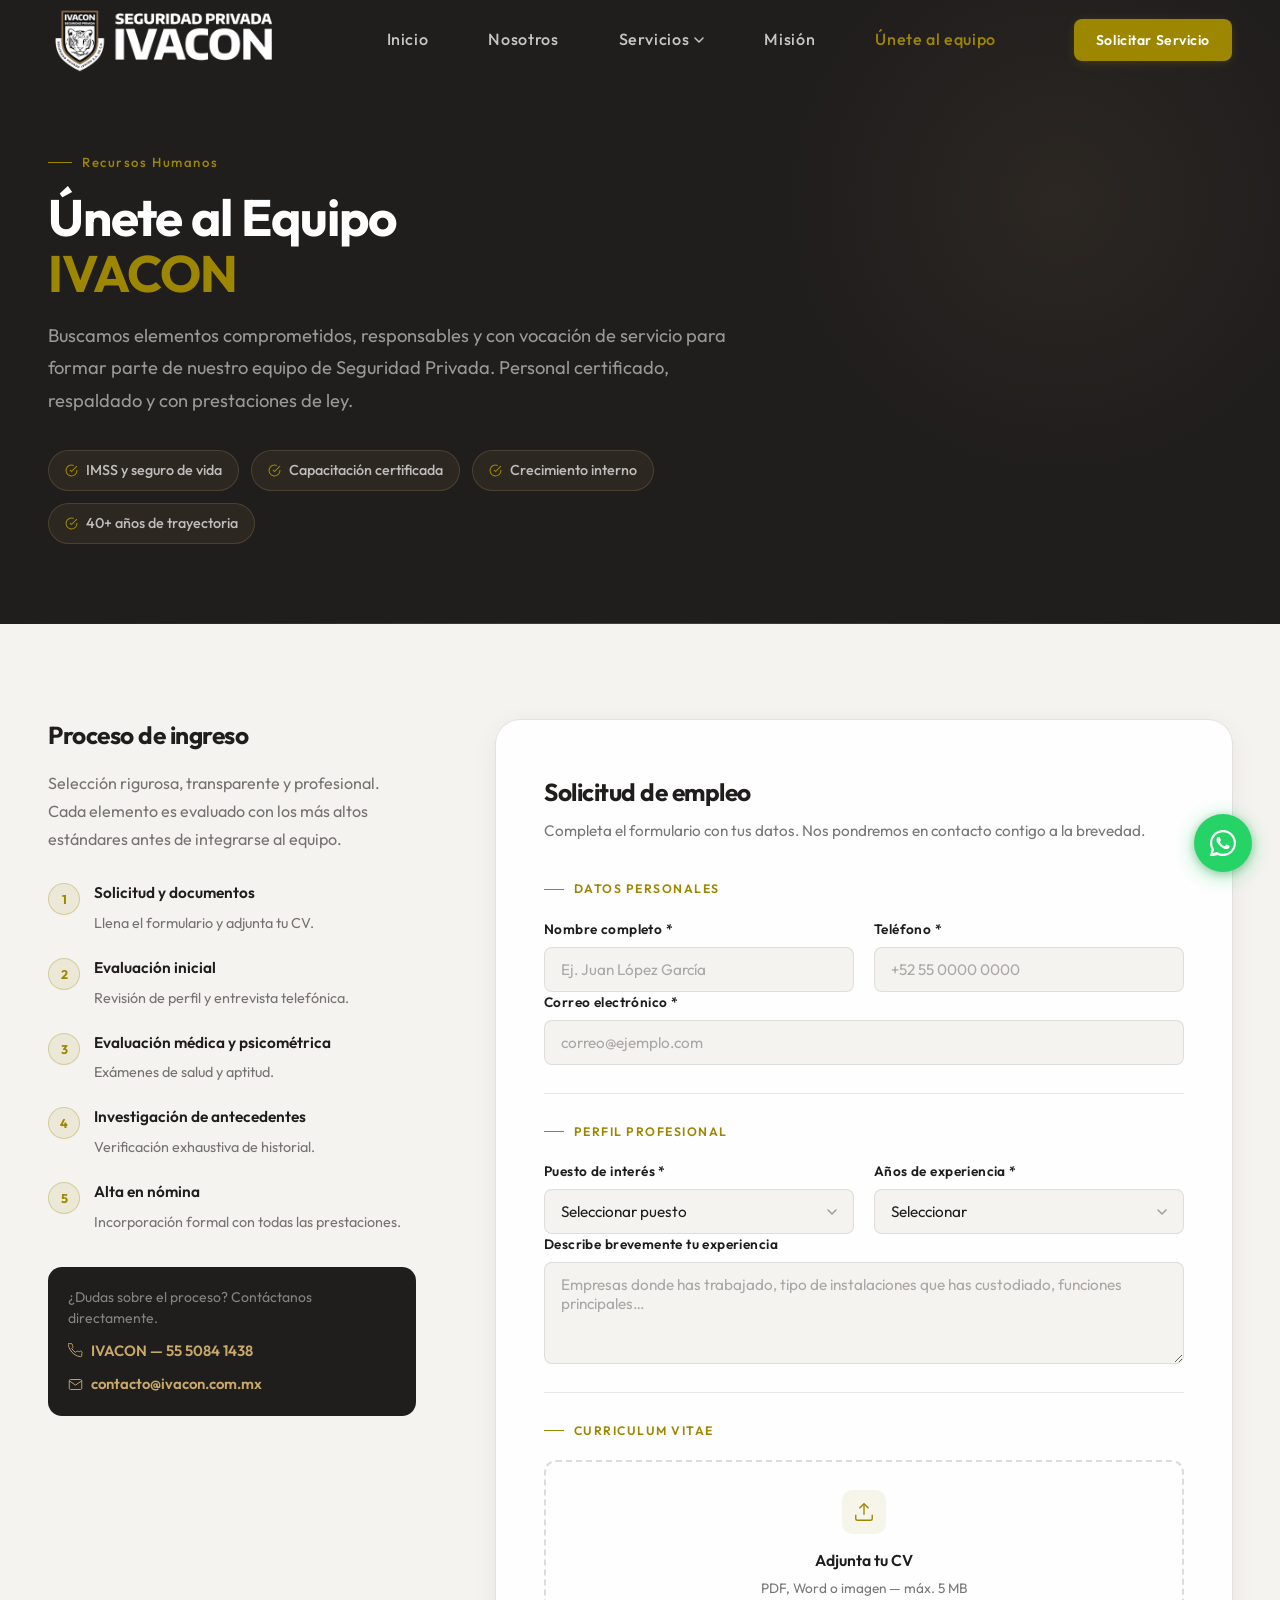
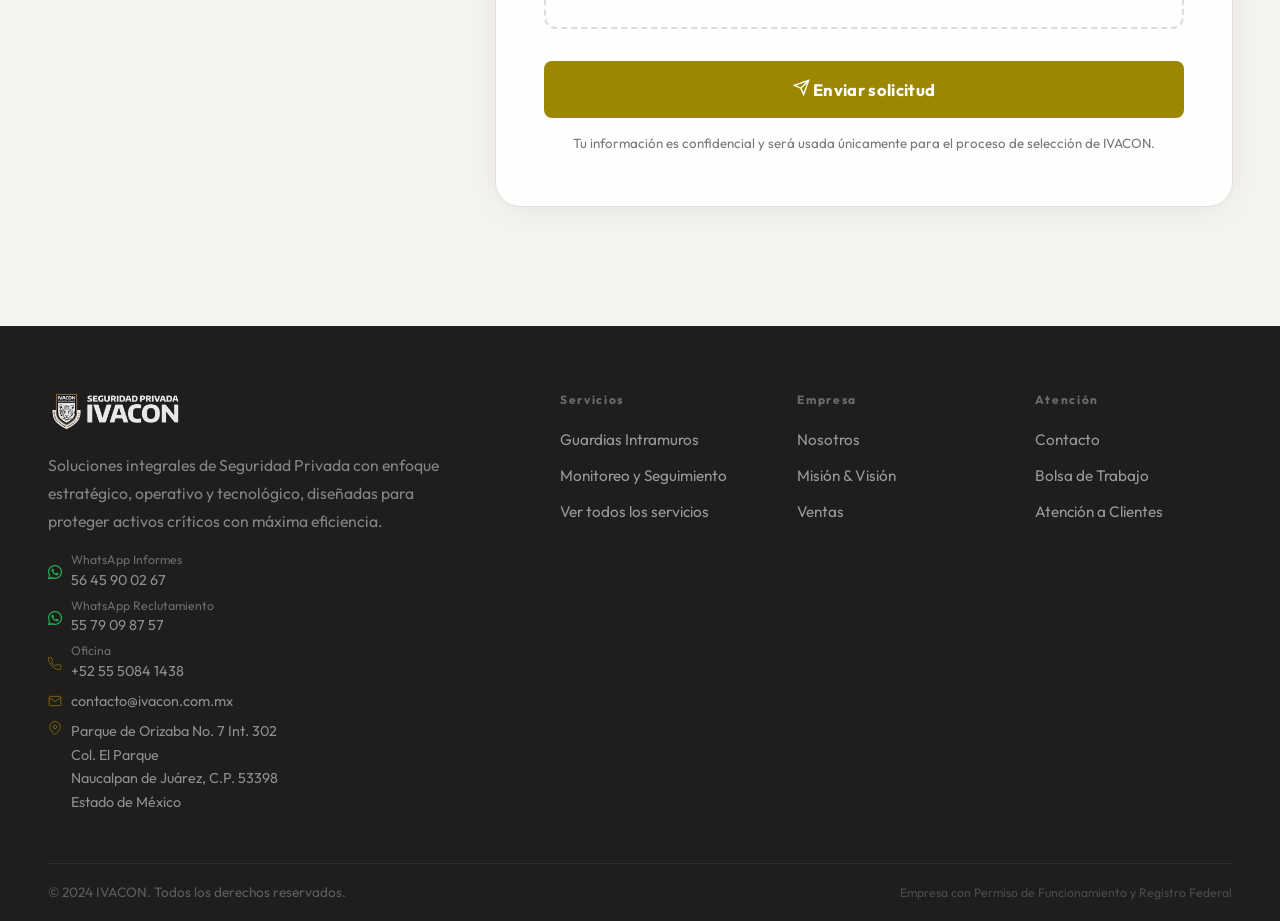
<file: rh.html>
<!DOCTYPE html>
<html lang="es">
<head>
  <meta charset="UTF-8">
  <meta name="viewport" content="width=device-width, initial-scale=1.0">
  <title>Únete al equipo — Seguridad Privada | IVACON</title>
  <meta name="description" content="Forma parte del equipo IVACON. Envía tu solicitud de empleo para unirte a nuestra empresa de Seguridad Privada con más de 40 años de trayectoria.">
  <link rel="preconnect" href="https://fonts.googleapis.com">
  <link rel="preconnect" href="https://fonts.gstatic.com" crossorigin>
  <link href="https://fonts.googleapis.com/css2?family=Outfit:wght@200;300;400;500;600;700;800&display=swap" rel="stylesheet">
  <link rel="stylesheet" href="css/style.css">
  <style>
    /* ---- RH Page specific styles ---- */
    .rh-hero {
      background: var(--dark);
      padding: calc(var(--header-h) + 72px) 0 80px;
      position: relative;
      overflow: hidden;
    }

    .rh-hero::before {
      content: '';
      position: absolute;
      top: -100px;
      right: -80px;
      width: 600px;
      height: 600px;
      border-radius: 50%;
      background: radial-gradient(circle, rgba(200, 169, 106, 0.07) 0%, transparent 65%);
      pointer-events: none;
    }

    .rh-hero::after {
      content: '';
      position: absolute;
      bottom: 0;
      left: 0;
      right: 0;
      height: 1px;
      background: linear-gradient(to right, transparent, rgba(200, 169, 106, 0.25), transparent);
    }

    .rh-hero-inner {
      max-width: 760px;
    }

    .rh-hero-inner .section-label {
      color: var(--gold);
    }

    .rh-hero-inner .section-title {
      color: var(--white);
      margin-bottom: 18px;
    }

    .rh-hero-desc {
      font-size: 1.05rem;
      color: rgba(254, 254, 254, 0.55);
      line-height: 1.78;
      max-width: 58ch;
    }

    /* ---- Pillars strip ---- */
    .rh-pillars {
      display: flex;
      flex-wrap: wrap;
      gap: 12px;
      margin-top: 32px;
    }

    .rh-pillar {
      display: inline-flex;
      align-items: center;
      gap: 8px;
      padding: 8px 16px;
      background: rgba(200, 169, 106, 0.08);
      border: 1px solid rgba(200, 169, 106, 0.2);
      border-radius: 100px;
      font-size: 0.82rem;
      font-weight: 500;
      color: rgba(254, 254, 254, 0.7);
    }

    .rh-pillar svg {
      color: var(--gold);
      flex-shrink: 0;
    }

    /* ---- Form section ---- */
    .rh-form-section {
      background: var(--off-white);
      padding: 96px 0 120px;
    }

    .rh-layout {
      display: grid;
      grid-template-columns: 1fr 2fr;
      gap: 80px;
      align-items: start;
    }

    /* sidebar info */
    .rh-sidebar {
      position: sticky;
      top: calc(var(--header-h) + 32px);
    }

    .rh-sidebar-title {
      font-size: 1.4rem;
      font-weight: 700;
      color: var(--dark);
      line-height: 1.2;
      margin-bottom: 20px;
      letter-spacing: -0.02em;
    }

    .rh-sidebar-body {
      font-size: 0.92rem;
      color: var(--gray-text);
      line-height: 1.75;
      margin-bottom: 28px;
    }

    .rh-process {
      display: flex;
      flex-direction: column;
      gap: 20px;
      margin-bottom: 32px;
    }

    .rh-process-item {
      display: flex;
      align-items: flex-start;
      gap: 14px;
    }

    .rh-step-badge {
      width: 32px;
      height: 32px;
      border-radius: 50%;
      background: rgba(158, 135, 0, 0.1);
      border: 1px solid rgba(158, 135, 0, 0.3);
      display: flex;
      align-items: center;
      justify-content: center;
      font-size: 0.72rem;
      font-weight: 700;
      color: var(--gold);
      flex-shrink: 0;
      margin-top: 2px;
    }

    .rh-process-text strong {
      display: block;
      font-size: 0.88rem;
      font-weight: 600;
      color: var(--dark);
      margin-bottom: 2px;
    }

    .rh-process-text span {
      font-size: 0.82rem;
      color: var(--gray-text);
      line-height: 1.5;
    }

    .rh-sidebar-contact {
      padding: 20px;
      background: var(--dark);
      border-radius: 14px;
      display: flex;
      flex-direction: column;
      gap: 10px;
    }

    .rh-sidebar-contact p {
      font-size: 0.8rem;
      color: rgba(254, 254, 254, 0.45);
      margin: 0;
      line-height: 1.5;
    }

    .rh-sidebar-contact a {
      display: inline-flex;
      align-items: center;
      gap: 8px;
      font-size: 0.85rem;
      font-weight: 600;
      color: #C8A96A;
      transition: color 0.2s;
    }

    .rh-sidebar-contact a:hover {
      color: var(--gold-light);
    }

    /* ---- Form card ---- */
    .rh-form-card {
      background: var(--white);
      border-radius: 24px;
      padding: 52px 48px;
      box-shadow:
        0 4px 32px -8px rgba(32, 29, 29, 0.1),
        0 0 0 1px rgba(32, 29, 29, 0.06);
    }

    .rh-form-title {
      font-size: 1.4rem;
      font-weight: 700;
      color: var(--dark);
      letter-spacing: -0.02em;
      margin-bottom: 8px;
    }

    .rh-form-subtitle {
      font-size: 0.875rem;
      color: var(--gray-text);
      margin-bottom: 36px;
      line-height: 1.6;
    }

    .rh-divider {
      height: 1px;
      background: var(--gray-border);
      margin: 28px 0;
    }

    .rh-section-label {
      font-size: 0.7rem;
      font-weight: 600;
      letter-spacing: 0.12em;
      text-transform: uppercase;
      color: var(--gold);
      margin-bottom: 20px;
      display: flex;
      align-items: center;
      gap: 10px;
    }

    .rh-section-label::before {
      content: '';
      display: block;
      width: 20px;
      height: 1px;
      background: var(--gold);
    }

    /* reuse existing .form-group, .form-row, form-error from style.css */

    /* CV upload field */
    .rh-upload-area {
      border: 2px dashed rgba(32, 29, 29, 0.15);
      border-radius: 12px;
      padding: 28px 20px;
      text-align: center;
      cursor: pointer;
      transition: border-color 0.2s, background 0.2s;
      position: relative;
    }

    .rh-upload-area:hover {
      border-color: rgba(158, 135, 0, 0.4);
      background: rgba(158, 135, 0, 0.02);
    }

    .rh-upload-area.drag-over {
      border-color: var(--gold);
      background: rgba(158, 135, 0, 0.04);
    }

    .rh-upload-area input[type="file"] {
      position: absolute;
      inset: 0;
      opacity: 0;
      cursor: pointer;
      width: 100%;
      height: 100%;
    }

    .rh-upload-icon {
      width: 44px;
      height: 44px;
      border-radius: 10px;
      background: rgba(158, 135, 0, 0.08);
      display: flex;
      align-items: center;
      justify-content: center;
      margin: 0 auto 14px;
      color: var(--gold);
    }

    .rh-upload-label {
      font-size: 0.9rem;
      font-weight: 600;
      color: var(--dark);
      margin-bottom: 4px;
    }

    .rh-upload-hint {
      font-size: 0.78rem;
      color: var(--gray-text);
    }

    .rh-upload-filename {
      display: none;
      margin-top: 10px;
      font-size: 0.8rem;
      font-weight: 600;
      color: var(--gold);
    }

    /* Submit button */
    .btn-rh-submit {
      width: 100%;
      display: flex;
      align-items: center;
      justify-content: center;
      gap: 10px;
      padding: 18px 32px;
      background: var(--gold);
      color: var(--white);
      font-size: 0.95rem;
      font-weight: 700;
      letter-spacing: 0.02em;
      border-radius: var(--radius-sm);
      border: none;
      cursor: pointer;
      transition: background 0.25s var(--ease-out), transform 0.15s, box-shadow 0.25s;
      margin-top: 32px;
      font-family: inherit;
    }

    .btn-rh-submit:hover {
      background: var(--gold-light);
      transform: translateY(-2px);
      box-shadow: 0 10px 28px -4px rgba(158, 135, 0, 0.4);
    }

    .btn-rh-submit:active {
      transform: scale(0.98);
    }

    .btn-rh-submit .btn-rh-loading,
    .btn-rh-submit .btn-rh-done {
      display: none;
    }

    .btn-rh-submit.loading .btn-rh-text { display: none; }
    .btn-rh-submit.loading .btn-rh-loading { display: flex; }

    .btn-rh-submit.done { background: #2a9d6e; pointer-events: none; }
    .btn-rh-submit.done .btn-rh-text { display: none; }
    .btn-rh-submit.done .btn-rh-done { display: flex; align-items: center; gap: 8px; }

    .spin-icon { animation: spin 1s linear infinite; }

    @keyframes spin {
      to { transform: rotate(360deg); }
    }

    .rh-privacy {
      text-align: center;
      font-size: 0.76rem;
      color: var(--gray-text);
      margin-top: 16px;
      line-height: 1.5;
    }

    /* Responsive */
    @media (max-width: 960px) {
      .rh-layout {
        grid-template-columns: 1fr;
        gap: 48px;
      }
      .rh-sidebar {
        position: static;
      }
      .rh-form-card {
        padding: 40px 32px;
      }
    }

    @media (max-width: 560px) {
      .rh-form-section {
        padding: 64px 0 80px;
      }
      .rh-form-card {
        padding: 32px 20px;
        border-radius: 18px;
      }
      .rh-hero {
        padding: calc(var(--header-h) + 48px) 0 56px;
      }
    }
  </style>
</head>
<body>

  <!-- ============ HEADER ============ -->
  <header id="header">
    <div class="header-inner">
      <a href="index.html" class="logo">
        <img src="logo%20ivacon%20new.png" alt="IVACON" class="logo-img">
      </a>

      <nav class="nav-main" id="nav-main">
        <ul>
          <li><a href="index.html" class="nav-link">Inicio</a></li>
          <li><a href="index.html#nosotros" class="nav-link">Nosotros</a></li>
          <li class="has-dropdown">
            <a href="servicios.html" class="nav-link nav-dropdown-trigger">
              Servicios
              <svg width="10" height="6" viewBox="0 0 10 6" fill="none" aria-hidden="true">
                <path d="M1 1L5 5L9 1" stroke="currentColor" stroke-width="1.5" stroke-linecap="round" stroke-linejoin="round"/>
              </svg>
            </a>
            <div class="dropdown">
              <a href="servicios.html#guardias-intramuros" class="dropdown-item">
                <span class="dropdown-icon">
                  <svg width="16" height="16" viewBox="0 0 24 24" fill="none" stroke="currentColor" stroke-width="1.5" aria-hidden="true"><path d="M12 22s8-4 8-10V5l-8-3-8 3v7c0 6 8 10 8 10z"/></svg>
                </span>
                Guardias Intramuros
              </a>
              <a href="servicios.html#monitoreo-seguimiento" class="dropdown-item">
                <span class="dropdown-icon">
                  <svg width="16" height="16" viewBox="0 0 24 24" fill="none" stroke="currentColor" stroke-width="1.5" aria-hidden="true"><circle cx="11" cy="11" r="8"/><path d="M21 21l-4.35-4.35"/></svg>
                </span>
                Monitoreo y Seguimiento
              </a>
              <a href="servicios.html#analisis-gestion-riesgos" class="dropdown-item">
                <span class="dropdown-icon">
                  <svg width="16" height="16" viewBox="0 0 24 24" fill="none" stroke="currentColor" stroke-width="1.5" aria-hidden="true"><path d="M18 20V10M12 20V4M6 20v-6"/></svg>
                </span>
                Análisis y Gestión de Riesgos
              </a>
              <a href="servicios.html#consultoria" class="dropdown-item">
                <span class="dropdown-icon">
                  <svg width="16" height="16" viewBox="0 0 24 24" fill="none" stroke="currentColor" stroke-width="1.5" aria-hidden="true"><path d="M21 15a2 2 0 0 1-2 2H7l-4 4V5a2 2 0 0 1 2-2h14a2 2 0 0 1 2 2z"/></svg>
                </span>
                Consultoría
              </a>
              <a href="servicios.html#capacitacion" class="dropdown-item">
                <span class="dropdown-icon">
                  <svg width="16" height="16" viewBox="0 0 24 24" fill="none" stroke="currentColor" stroke-width="1.5" aria-hidden="true"><path d="M22 10v6M2 10l10-5 10 5-10 5z"/><path d="M6 12v5c3 3 9 3 12 0v-5"/></svg>
                </span>
                Capacitación
              </a>
            </div>
          </li>
          <li><a href="index.html#mision" class="nav-link">Misión</a></li>
          <li><a href="rh.html" class="nav-link" style="color: var(--gold);">Únete al equipo</a></li>
        </ul>
      </nav>

      <a href="index.html#contacto" class="btn-header-cta">Solicitar Servicio</a>

      <button class="menu-toggle" id="menu-toggle" aria-label="Abrir menú">
        <span></span>
        <span></span>
        <span></span>
      </button>
    </div>
  </header>

  <!-- ============ RH HERO ============ -->
  <section class="rh-hero">
    <div class="container">
      <div class="rh-hero-inner">
        <div class="section-label">Recursos Humanos</div>
        <h1 class="section-title">Únete al Equipo<br><span class="gold">IVACON</span></h1>
        <p class="rh-hero-desc">
          Buscamos elementos comprometidos, responsables y con vocación de servicio para formar parte de nuestro equipo de Seguridad Privada. Personal certificado, respaldado y con prestaciones de ley.
        </p>
        <div class="rh-pillars">
          <span class="rh-pillar">
            <svg width="13" height="13" viewBox="0 0 24 24" fill="none" stroke="currentColor" stroke-width="2" aria-hidden="true"><path d="M22 11.08V12a10 10 0 1 1-5.93-9.14"/><polyline points="22 4 12 14.01 9 11.01"/></svg>
            IMSS y seguro de vida
          </span>
          <span class="rh-pillar">
            <svg width="13" height="13" viewBox="0 0 24 24" fill="none" stroke="currentColor" stroke-width="2" aria-hidden="true"><path d="M22 11.08V12a10 10 0 1 1-5.93-9.14"/><polyline points="22 4 12 14.01 9 11.01"/></svg>
            Capacitación certificada
          </span>
          <span class="rh-pillar">
            <svg width="13" height="13" viewBox="0 0 24 24" fill="none" stroke="currentColor" stroke-width="2" aria-hidden="true"><path d="M22 11.08V12a10 10 0 1 1-5.93-9.14"/><polyline points="22 4 12 14.01 9 11.01"/></svg>
            Crecimiento interno
          </span>
          <span class="rh-pillar">
            <svg width="13" height="13" viewBox="0 0 24 24" fill="none" stroke="currentColor" stroke-width="2" aria-hidden="true"><path d="M22 11.08V12a10 10 0 1 1-5.93-9.14"/><polyline points="22 4 12 14.01 9 11.01"/></svg>
            40+ años de trayectoria
          </span>
        </div>
      </div>
    </div>
  </section>

  <!-- ============ FORM SECTION ============ -->
  <section class="rh-form-section">
    <div class="container">
      <div class="rh-layout">

        <!-- Sidebar -->
        <aside class="rh-sidebar">
          <h2 class="rh-sidebar-title">Proceso de ingreso</h2>
          <p class="rh-sidebar-body">Selección rigurosa, transparente y profesional. Cada elemento es evaluado con los más altos estándares antes de integrarse al equipo.</p>

          <div class="rh-process">
            <div class="rh-process-item">
              <div class="rh-step-badge">1</div>
              <div class="rh-process-text">
                <strong>Solicitud y documentos</strong>
                <span>Llena el formulario y adjunta tu CV.</span>
              </div>
            </div>
            <div class="rh-process-item">
              <div class="rh-step-badge">2</div>
              <div class="rh-process-text">
                <strong>Evaluación inicial</strong>
                <span>Revisión de perfil y entrevista telefónica.</span>
              </div>
            </div>
            <div class="rh-process-item">
              <div class="rh-step-badge">3</div>
              <div class="rh-process-text">
                <strong>Evaluación médica y psicométrica</strong>
                <span>Exámenes de salud y aptitud.</span>
              </div>
            </div>
            <div class="rh-process-item">
              <div class="rh-step-badge">4</div>
              <div class="rh-process-text">
                <strong>Investigación de antecedentes</strong>
                <span>Verificación exhaustiva de historial.</span>
              </div>
            </div>
            <div class="rh-process-item">
              <div class="rh-step-badge">5</div>
              <div class="rh-process-text">
                <strong>Alta en nómina</strong>
                <span>Incorporación formal con todas las prestaciones.</span>
              </div>
            </div>
          </div>

          <div class="rh-sidebar-contact">
            <p>¿Dudas sobre el proceso? Contáctanos directamente.</p>
            <a href="tel:+525550841438">
              <svg width="15" height="15" viewBox="0 0 24 24" fill="none" stroke="currentColor" stroke-width="1.5" aria-hidden="true">
                <path d="M22 16.92v3a2 2 0 01-2.18 2 19.79 19.79 0 01-8.63-3.07A19.5 19.5 0 013.07 9.8a19.79 19.79 0 01-3.07-8.67A2 2 0 012 1h3a2 2 0 012 1.72 12.84 12.84 0 00.7 2.81 2 2 0 01-.45 2.11L6.09 8.91a16 16 0 006 6l1.27-1.27a2 2 0 012.11-.45 12.84 12.84 0 002.81.7A2 2 0 0122 16.92z"/>
              </svg>
              IVACON — 55 5084 1438
            </a>
            <a href="mailto:contacto@ivacon.com.mx">
              <svg width="15" height="15" viewBox="0 0 24 24" fill="none" stroke="currentColor" stroke-width="1.5" aria-hidden="true">
                <path d="M4 4h16c1.1 0 2 .9 2 2v12c0 1.1-.9 2-2 2H4c-1.1 0-2-.9-2-2V6c0-1.1.9-2 2-2z"/><polyline points="22,6 12,13 2,6"/>
              </svg>
              contacto@ivacon.com.mx
            </a>
          </div>
        </aside>

        <!-- Form card -->
        <div class="rh-form-card">
          <h3 class="rh-form-title">Solicitud de empleo</h3>
          <p class="rh-form-subtitle">Completa el formulario con tus datos. Nos pondremos en contacto contigo a la brevedad.</p>

          <form id="rh-form" action="https://formsubmit.co/contacto@ivacon.com.mx" method="POST" enctype="multipart/form-data" novalidate>
            <input type="hidden" name="_subject" value="Solicitud de empleo — IVACON">
            <input type="hidden" name="_captcha" value="false">
            <input type="hidden" name="_template" value="table">

            <div class="rh-section-label">Datos personales</div>

            <div class="form-row">
              <div class="form-group">
                <label for="rh-nombre">Nombre completo *</label>
                <input type="text" id="rh-nombre" name="nombre" placeholder="Ej. Juan López García" autocomplete="name" required>
                <span class="form-error" id="rh-nombre-error"></span>
              </div>
              <div class="form-group">
                <label for="rh-telefono">Teléfono *</label>
                <input type="tel" id="rh-telefono" name="telefono" placeholder="+52 55 0000 0000" autocomplete="tel" required>
                <span class="form-error" id="rh-telefono-error"></span>
              </div>
            </div>

            <div class="form-group">
              <label for="rh-email">Correo electrónico *</label>
              <input type="email" id="rh-email" name="email" placeholder="correo@ejemplo.com" autocomplete="email" required>
              <span class="form-error" id="rh-email-error"></span>
            </div>

            <div class="rh-divider"></div>
            <div class="rh-section-label">Perfil profesional</div>

            <div class="form-row">
              <div class="form-group">
                <label for="rh-puesto">Puesto de interés *</label>
                <select id="rh-puesto" name="puesto" required>
                  <option value="">Seleccionar puesto</option>
                  <option value="guardia">Guardia de Seguridad</option>
                  <option value="escolta">Escolta Táctico</option>
                  <option value="supervisor">Supervisor de Seguridad</option>
                  <option value="control">Operador de Centro de Control</option>
                  <option value="administrativo">Área Administrativa</option>
                  <option value="otro">Otro</option>
                </select>
                <span class="form-error" id="rh-puesto-error"></span>
              </div>
              <div class="form-group">
                <label for="rh-experiencia">Años de experiencia *</label>
                <select id="rh-experiencia" name="experiencia" required>
                  <option value="">Seleccionar</option>
                  <option value="sin-experiencia">Sin experiencia (dispuesto a capacitarme)</option>
                  <option value="1-2">1 a 2 años</option>
                  <option value="3-5">3 a 5 años</option>
                  <option value="5-10">5 a 10 años</option>
                  <option value="mas-10">Más de 10 años</option>
                </select>
                <span class="form-error" id="rh-experiencia-error"></span>
              </div>
            </div>

            <div class="form-group">
              <label for="rh-descripcion">Describe brevemente tu experiencia</label>
              <textarea id="rh-descripcion" name="descripcion" rows="4" placeholder="Empresas donde has trabajado, tipo de instalaciones que has custodiado, funciones principales…"></textarea>
            </div>

            <div class="rh-divider"></div>
            <div class="rh-section-label">Curriculum vitae</div>

            <div class="rh-upload-area" id="rh-upload-area">
              <input type="file" id="rh-cv" name="cv" accept=".pdf,.doc,.docx,.jpg,.jpeg,.png" aria-label="Adjuntar CV">
              <div class="rh-upload-icon">
                <svg width="22" height="22" viewBox="0 0 24 24" fill="none" stroke="currentColor" stroke-width="1.5" aria-hidden="true">
                  <path d="M21 15v4a2 2 0 0 1-2 2H5a2 2 0 0 1-2-2v-4"/>
                  <polyline points="17 8 12 3 7 8"/>
                  <line x1="12" y1="3" x2="12" y2="15"/>
                </svg>
              </div>
              <div class="rh-upload-label">Adjunta tu CV</div>
              <div class="rh-upload-hint">PDF, Word o imagen — máx. 5 MB</div>
              <div class="rh-upload-filename" id="rh-upload-filename"></div>
            </div>

            <button type="submit" class="btn-rh-submit" id="btn-rh-submit">
              <span class="btn-rh-text">
                <svg width="17" height="17" viewBox="0 0 24 24" fill="none" stroke="currentColor" stroke-width="2" aria-hidden="true">
                  <line x1="22" y1="2" x2="11" y2="13"/>
                  <polygon points="22 2 15 22 11 13 2 9 22 2"/>
                </svg>
                Enviar solicitud
              </span>
              <span class="btn-rh-loading">
                <svg width="17" height="17" viewBox="0 0 24 24" fill="none" stroke="currentColor" stroke-width="2" class="spin-icon" aria-hidden="true">
                  <path d="M21 12a9 9 0 1 1-6.219-8.56"/>
                </svg>
                Enviando…
              </span>
              <span class="btn-rh-done">
                <svg width="17" height="17" viewBox="0 0 24 24" fill="none" stroke="currentColor" stroke-width="2" aria-hidden="true"><path d="M20 6L9 17l-5-5"/></svg>
                Solicitud enviada
              </span>
            </button>

            <p class="rh-privacy">
              Tu información es confidencial y será usada únicamente para el proceso de selección de IVACON.
            </p>

          </form>
        </div>

      </div>
    </div>
  </section>

  <!-- ============ FOOTER ============ -->
  <footer class="footer">
    <div class="container">
      <div class="footer-top">
        <div class="footer-brand">
          <a href="index.html" class="logo logo--footer">
            <img src="logo%20ivacon%20new.png" alt="IVACON" class="footer-logo-img">
          </a>
          <p class="footer-desc">
            Soluciones integrales de Seguridad Privada con enfoque estratégico, operativo y tecnológico, diseñadas para proteger activos críticos con máxima eficiencia.
          </p>
          <div class="footer-contact-info">
            <div class="footer-contact-row footer-contact-row--wa">
              <svg width="14" height="14" viewBox="0 0 24 24" fill="currentColor" aria-hidden="true"><path d="M17.472 14.382c-.297-.149-1.758-.867-2.03-.967-.273-.099-.471-.148-.67.15-.197.297-.767.966-.94 1.164-.173.199-.347.223-.644.075-.297-.15-1.255-.463-2.39-1.475-.883-.788-1.48-1.761-1.653-2.059-.173-.297-.018-.458.13-.606.134-.133.298-.347.446-.52.149-.174.198-.298.298-.497.099-.198.05-.371-.025-.52-.075-.149-.669-1.612-.916-2.207-.242-.579-.487-.5-.669-.51-.173-.008-.371-.01-.57-.01-.198 0-.52.074-.792.372-.272.297-1.04 1.016-1.04 2.479 0 1.462 1.065 2.875 1.213 3.074.149.198 2.096 3.2 5.077 4.487.709.306 1.262.489 1.694.625.712.227 1.36.195 1.871.118.571-.085 1.758-.719 2.006-1.413.248-.694.248-1.289.173-1.413-.074-.124-.272-.198-.57-.347z"/><path d="M12 0C5.373 0 0 5.373 0 12c0 2.126.556 4.117 1.527 5.848L.057 23.617a.75.75 0 0 0 .916.932l5.956-1.476A11.943 11.943 0 0 0 12 24c6.627 0 12-5.373 12-12S18.627 0 12 0zm0 22a9.95 9.95 0 0 1-5.073-1.383l-.364-.214-3.773.935.975-3.673-.235-.378A9.956 9.956 0 0 1 2 12C2 6.477 6.477 2 12 2s10 4.477 10 10-4.477 10-10 10z"/></svg>
              <div class="footer-wa-group">
                <span class="footer-wa-type">WhatsApp Informes</span>
                <a href="https://wa.me/525645900267" target="_blank" rel="noopener" class="footer-wa-number">56 45 90 02 67</a>
              </div>
            </div>
            <div class="footer-contact-row footer-contact-row--wa">
              <svg width="14" height="14" viewBox="0 0 24 24" fill="currentColor" aria-hidden="true"><path d="M17.472 14.382c-.297-.149-1.758-.867-2.03-.967-.273-.099-.471-.148-.67.15-.197.297-.767.966-.94 1.164-.173.199-.347.223-.644.075-.297-.15-1.255-.463-2.39-1.475-.883-.788-1.48-1.761-1.653-2.059-.173-.297-.018-.458.13-.606.134-.133.298-.347.446-.52.149-.174.198-.298.298-.497.099-.198.05-.371-.025-.52-.075-.149-.669-1.612-.916-2.207-.242-.579-.487-.5-.669-.51-.173-.008-.371-.01-.57-.01-.198 0-.52.074-.792.372-.272.297-1.04 1.016-1.04 2.479 0 1.462 1.065 2.875 1.213 3.074.149.198 2.096 3.2 5.077 4.487.709.306 1.262.489 1.694.625.712.227 1.36.195 1.871.118.571-.085 1.758-.719 2.006-1.413.248-.694.248-1.289.173-1.413-.074-.124-.272-.198-.57-.347z"/><path d="M12 0C5.373 0 0 5.373 0 12c0 2.126.556 4.117 1.527 5.848L.057 23.617a.75.75 0 0 0 .916.932l5.956-1.476A11.943 11.943 0 0 0 12 24c6.627 0 12-5.373 12-12S18.627 0 12 0zm0 22a9.95 9.95 0 0 1-5.073-1.383l-.364-.214-3.773.935.975-3.673-.235-.378A9.956 9.956 0 0 1 2 12C2 6.477 6.477 2 12 2s10 4.477 10 10-4.477 10-10 10z"/></svg>
              <div class="footer-wa-group">
                <span class="footer-wa-type">WhatsApp Reclutamiento</span>
                <a href="https://wa.me/525579098757" target="_blank" rel="noopener" class="footer-wa-number">55 79 09 87 57</a>
              </div>
            </div>
            <div class="footer-contact-row">
              <svg width="14" height="14" viewBox="0 0 24 24" fill="none" stroke="currentColor" stroke-width="1.5" aria-hidden="true"><path d="M22 16.92v3a2 2 0 01-2.18 2 19.79 19.79 0 01-8.63-3.07A19.5 19.5 0 013.07 9.8a19.79 19.79 0 01-3.07-8.67A2 2 0 012 1h3a2 2 0 012 1.72 12.84 12.84 0 00.7 2.81 2 2 0 01-.45 2.11L6.09 8.91a16 16 0 006 6l1.27-1.27a2 2 0 012.11-.45 12.84 12.84 0 002.81.7A2 2 0 0122 16.92z"/></svg>
              <div class="footer-phone-group">
                <span class="footer-phone-type">Oficina</span>
                <a href="tel:+525550841438" class="footer-phone-num">+52 55 5084 1438</a>
              </div>
            </div>
            <div class="footer-contact-row">
              <svg width="14" height="14" viewBox="0 0 24 24" fill="none" stroke="currentColor" stroke-width="1.5" aria-hidden="true"><path d="M4 4h16c1.1 0 2 .9 2 2v12c0 1.1-.9 2-2 2H4c-1.1 0-2-.9-2-2V6c0-1.1.9-2 2-2z"/><polyline points="22,6 12,13 2,6"/></svg>
              <a href="mailto:contacto@ivacon.com.mx">contacto@ivacon.com.mx</a>
            </div>
            <div class="footer-contact-row footer-contact-row--addr">
              <svg width="14" height="14" viewBox="0 0 24 24" fill="none" stroke="currentColor" stroke-width="1.5" aria-hidden="true"><path d="M21 10c0 7-9 13-9 13S3 17 3 10a9 9 0 0 1 18 0z"/><circle cx="12" cy="10" r="3"/></svg>
              <span>Parque de Orizaba No. 7 Int. 302<br>Col. El Parque<br>Naucalpan de Juárez, C.P. 53398<br>Estado de México</span>
            </div>
          </div>
        </div>
        <div class="footer-links">
          <div class="footer-col">
            <h5>Servicios</h5>
            <ul>
              <li><a href="servicios.html#guardias-intramuros">Guardias Intramuros</a></li>
              <li><a href="servicios.html#monitoreo-seguimiento">Monitoreo y Seguimiento</a></li>
              <li><a href="servicios.html">Ver todos los servicios</a></li>
            </ul>
          </div>
          <div class="footer-col">
            <h5>Empresa</h5>
            <ul>
              <li><a href="index.html#nosotros">Nosotros</a></li>
              <li><a href="index.html#mision">Misión &amp; Visión</a></li>
              <li><a href="index.html#ventas">Ventas</a></li>
            </ul>
          </div>
          <div class="footer-col">
            <h5>Atención</h5>
            <ul>
              <li><a href="index.html#contacto">Contacto</a></li>
              <li><a href="rh.html">Bolsa de Trabajo</a></li>
              <li><a href="index.html#contacto">Atención a Clientes</a></li>
            </ul>
          </div>
        </div>
      </div>
      <div class="footer-bottom">
        <span>&copy; 2024 IVACON. Todos los derechos reservados.</span>
        <span class="footer-reg">Empresa con Permiso de Funcionamiento y Registro Federal</span>
      </div>
    </div>
  </footer>

  <!-- Back to top -->
  <button class="back-to-top" id="back-to-top" aria-label="Volver arriba">
    <svg width="16" height="16" viewBox="0 0 24 24" fill="none" stroke="currentColor" stroke-width="2" aria-hidden="true">
      <path d="M18 15l-6-6-6 6"/>
    </svg>
  </button>

  <!-- WhatsApp flotante -->
  <button class="wa-float" id="wa-float-btn" aria-label="Contactar IVACON por WhatsApp" aria-expanded="false">
    <svg width="26" height="26" viewBox="0 0 24 24" fill="currentColor" aria-hidden="true">
      <path d="M17.472 14.382c-.297-.149-1.758-.867-2.03-.967-.273-.099-.471-.148-.67.15-.197.297-.767.966-.94 1.164-.173.199-.347.223-.644.075-.297-.15-1.255-.463-2.39-1.475-.883-.788-1.48-1.761-1.653-2.059-.173-.297-.018-.458.13-.606.134-.133.298-.347.446-.52.149-.174.198-.298.298-.497.099-.198.05-.371-.025-.52-.075-.149-.669-1.612-.916-2.207-.242-.579-.487-.5-.669-.51-.173-.008-.371-.01-.57-.01-.198 0-.52.074-.792.372-.272.297-1.04 1.016-1.04 2.479 0 1.462 1.065 2.875 1.213 3.074.149.198 2.096 3.2 5.077 4.487.709.306 1.262.489 1.694.625.712.227 1.36.195 1.871.118.571-.085 1.758-.719 2.006-1.413.248-.694.248-1.289.173-1.413-.074-.124-.272-.198-.57-.347z"/>
      <path d="M12 0C5.373 0 0 5.373 0 12c0 2.126.556 4.117 1.527 5.848L.057 23.617a.75.75 0 0 0 .916.932l5.956-1.476A11.943 11.943 0 0 0 12 24c6.627 0 12-5.373 12-12S18.627 0 12 0zm0 22a9.95 9.95 0 0 1-5.073-1.383l-.364-.214-3.773.935.975-3.673-.235-.378A9.956 9.956 0 0 1 2 12C2 6.477 6.477 2 12 2s10 4.477 10 10-4.477 10-10 10z"/>
    </svg>
  </button>

  <!-- WhatsApp selector panel -->
  <div class="wa-panel" id="wa-panel" aria-hidden="true">
    <div class="wa-panel-header">
      <span class="wa-panel-title">Contáctanos por WhatsApp</span>
      <button class="wa-panel-close" id="wa-panel-close" aria-label="Cerrar">
        <svg width="12" height="12" viewBox="0 0 24 24" fill="none" stroke="currentColor" stroke-width="2.5" aria-hidden="true"><path d="M18 6L6 18M6 6l12 12"/></svg>
      </button>
    </div>
    <a href="https://wa.me/525645900267" target="_blank" rel="noopener" class="wa-option">
      <span class="wa-option-badge">📋</span>
      <span class="wa-option-info">
        <span class="wa-option-label">Informes</span>
        <span class="wa-option-number">56 45 90 02 67</span>
      </span>
      <svg class="wa-option-arrow" width="14" height="14" viewBox="0 0 24 24" fill="none" stroke="currentColor" stroke-width="2" aria-hidden="true"><path d="M5 12h14M12 5l7 7-7 7"/></svg>
    </a>
    <a href="https://wa.me/525579098757" target="_blank" rel="noopener" class="wa-option">
      <span class="wa-option-badge">👷</span>
      <span class="wa-option-info">
        <span class="wa-option-label">Reclutamiento</span>
        <span class="wa-option-number">55 79 09 87 57</span>
      </span>
      <svg class="wa-option-arrow" width="14" height="14" viewBox="0 0 24 24" fill="none" stroke="currentColor" stroke-width="2" aria-hidden="true"><path d="M5 12h14M12 5l7 7-7 7"/></svg>
    </a>
  </div>

  <script src="js/main.js"></script>
  <script>
    /* ---- CV upload filename display ---- */
    (function() {
      const input = document.getElementById('rh-cv');
      const area  = document.getElementById('rh-upload-area');
      const fname = document.getElementById('rh-upload-filename');

      if (!input) return;

      input.addEventListener('change', function() {
        if (this.files && this.files[0]) {
          fname.textContent = this.files[0].name;
          fname.style.display = 'block';
          area.style.borderColor = 'rgba(158, 135, 0, 0.5)';
        }
      });

      area.addEventListener('dragover', function(e) {
        e.preventDefault();
        area.classList.add('drag-over');
      });

      area.addEventListener('dragleave', function() {
        area.classList.remove('drag-over');
      });

      area.addEventListener('drop', function(e) {
        e.preventDefault();
        area.classList.remove('drag-over');
        if (e.dataTransfer.files[0]) {
          input.files = e.dataTransfer.files;
          fname.textContent = e.dataTransfer.files[0].name;
          fname.style.display = 'block';
          area.style.borderColor = 'rgba(158, 135, 0, 0.5)';
        }
      });
    })();

    /* ---- RH form validation & send via mailto ---- */
    (function() {
      const form = document.getElementById('rh-form');
      const btn  = document.getElementById('btn-rh-submit');
      if (!form || !btn) return;

      function showError(fieldId, msg) {
        const el = document.getElementById(fieldId + '-error');
        if (el) { el.textContent = msg; }
      }

      function clearErrors() {
        form.querySelectorAll('.form-error').forEach(e => e.textContent = '');
      }

      form.addEventListener('submit', function(e) {
        clearErrors();

        const nombre      = form.nombre.value.trim();
        const telefono    = form.telefono.value.trim();
        const email       = form.email.value.trim();
        const puesto      = form.puesto.value;
        const experiencia = form.experiencia.value;
        let valid = true;

        if (!nombre)    { showError('rh-nombre',     'Por favor ingresa tu nombre.');    valid = false; }
        if (!telefono)  { showError('rh-telefono',   'Por favor ingresa tu teléfono.'); valid = false; }
        if (!email || !/^[^\s@]+@[^\s@]+\.[^\s@]+$/.test(email)) {
          showError('rh-email', 'Ingresa un correo válido.'); valid = false;
        }
        if (!puesto)      { showError('rh-puesto',      'Selecciona un puesto.');       valid = false; }
        if (!experiencia) { showError('rh-experiencia', 'Selecciona tu experiencia.');  valid = false; }

        if (!valid) {
          e.preventDefault();
          return;
        }

        btn.classList.add('loading');
        btn.disabled = true;
        // Form submits natively to FormSubmit.co with all fields including CV file
      });
    })();
  </script>
</body>
</html>
</file>
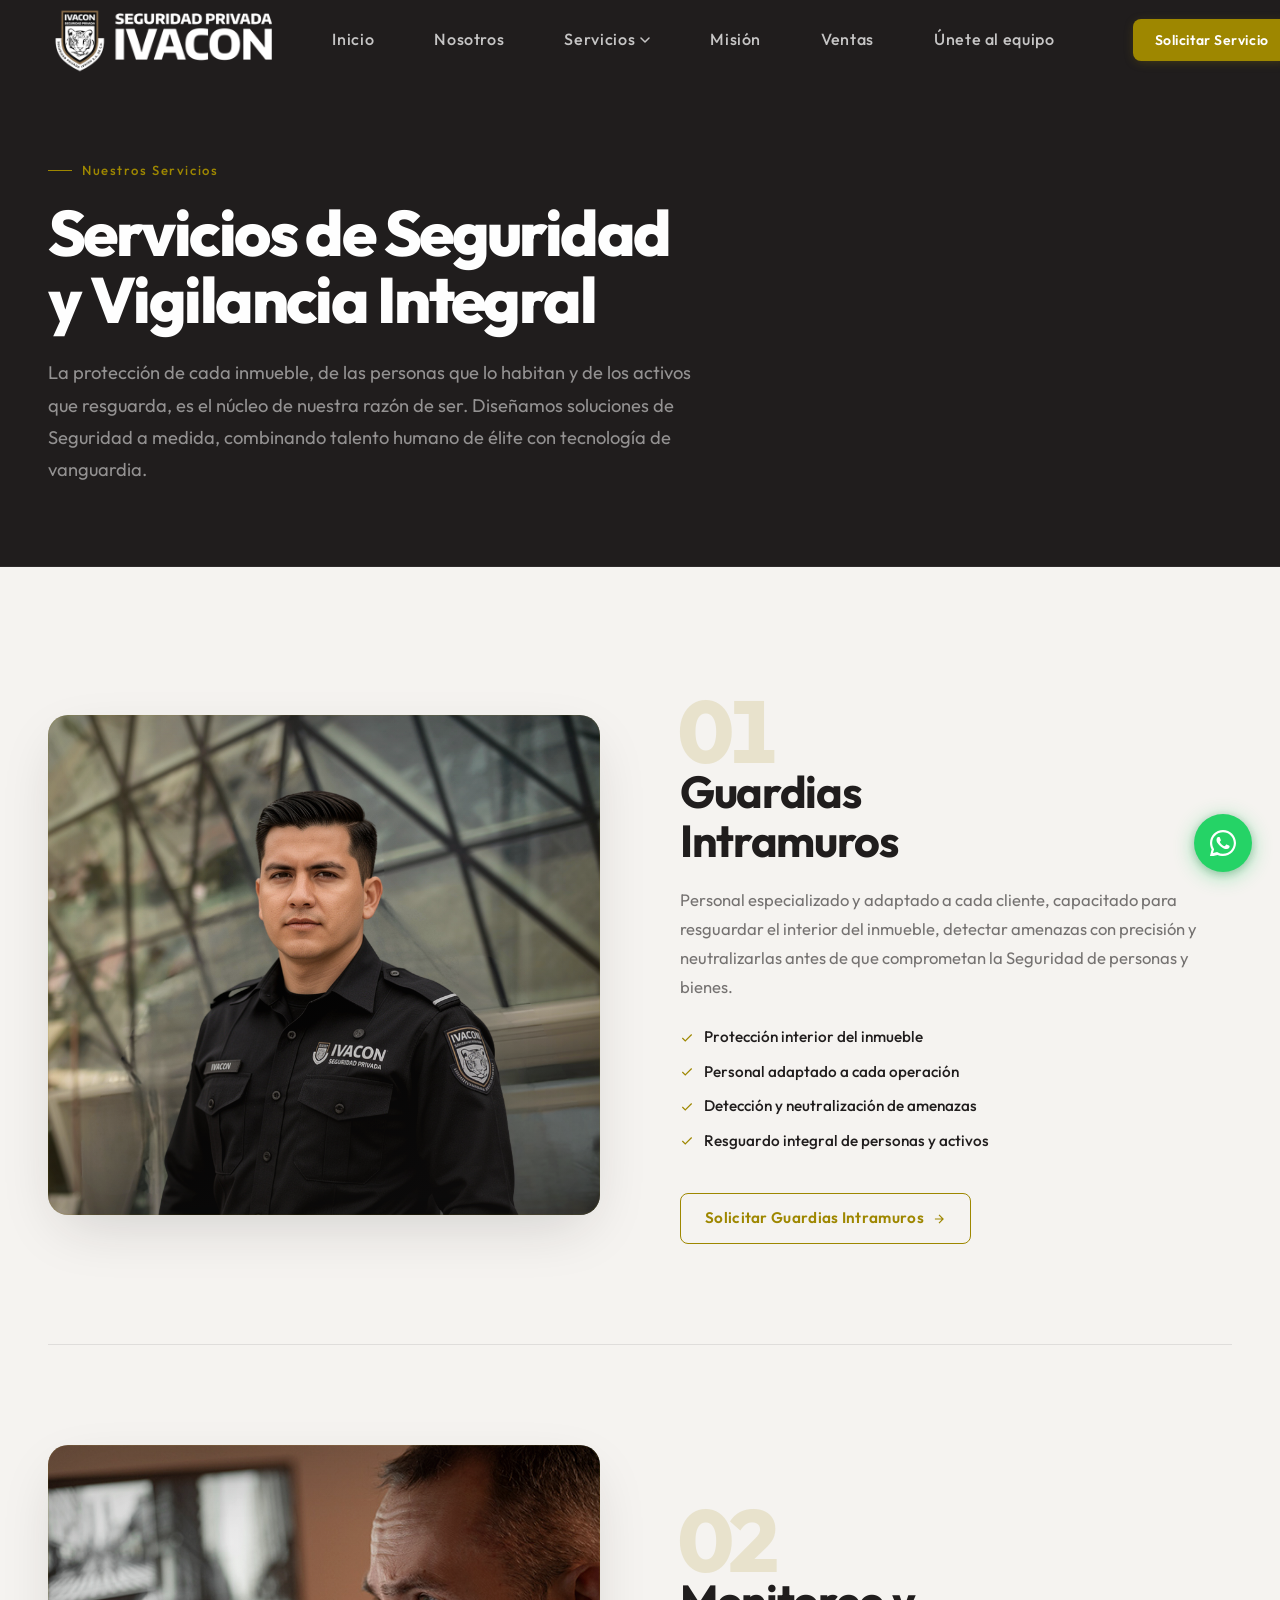
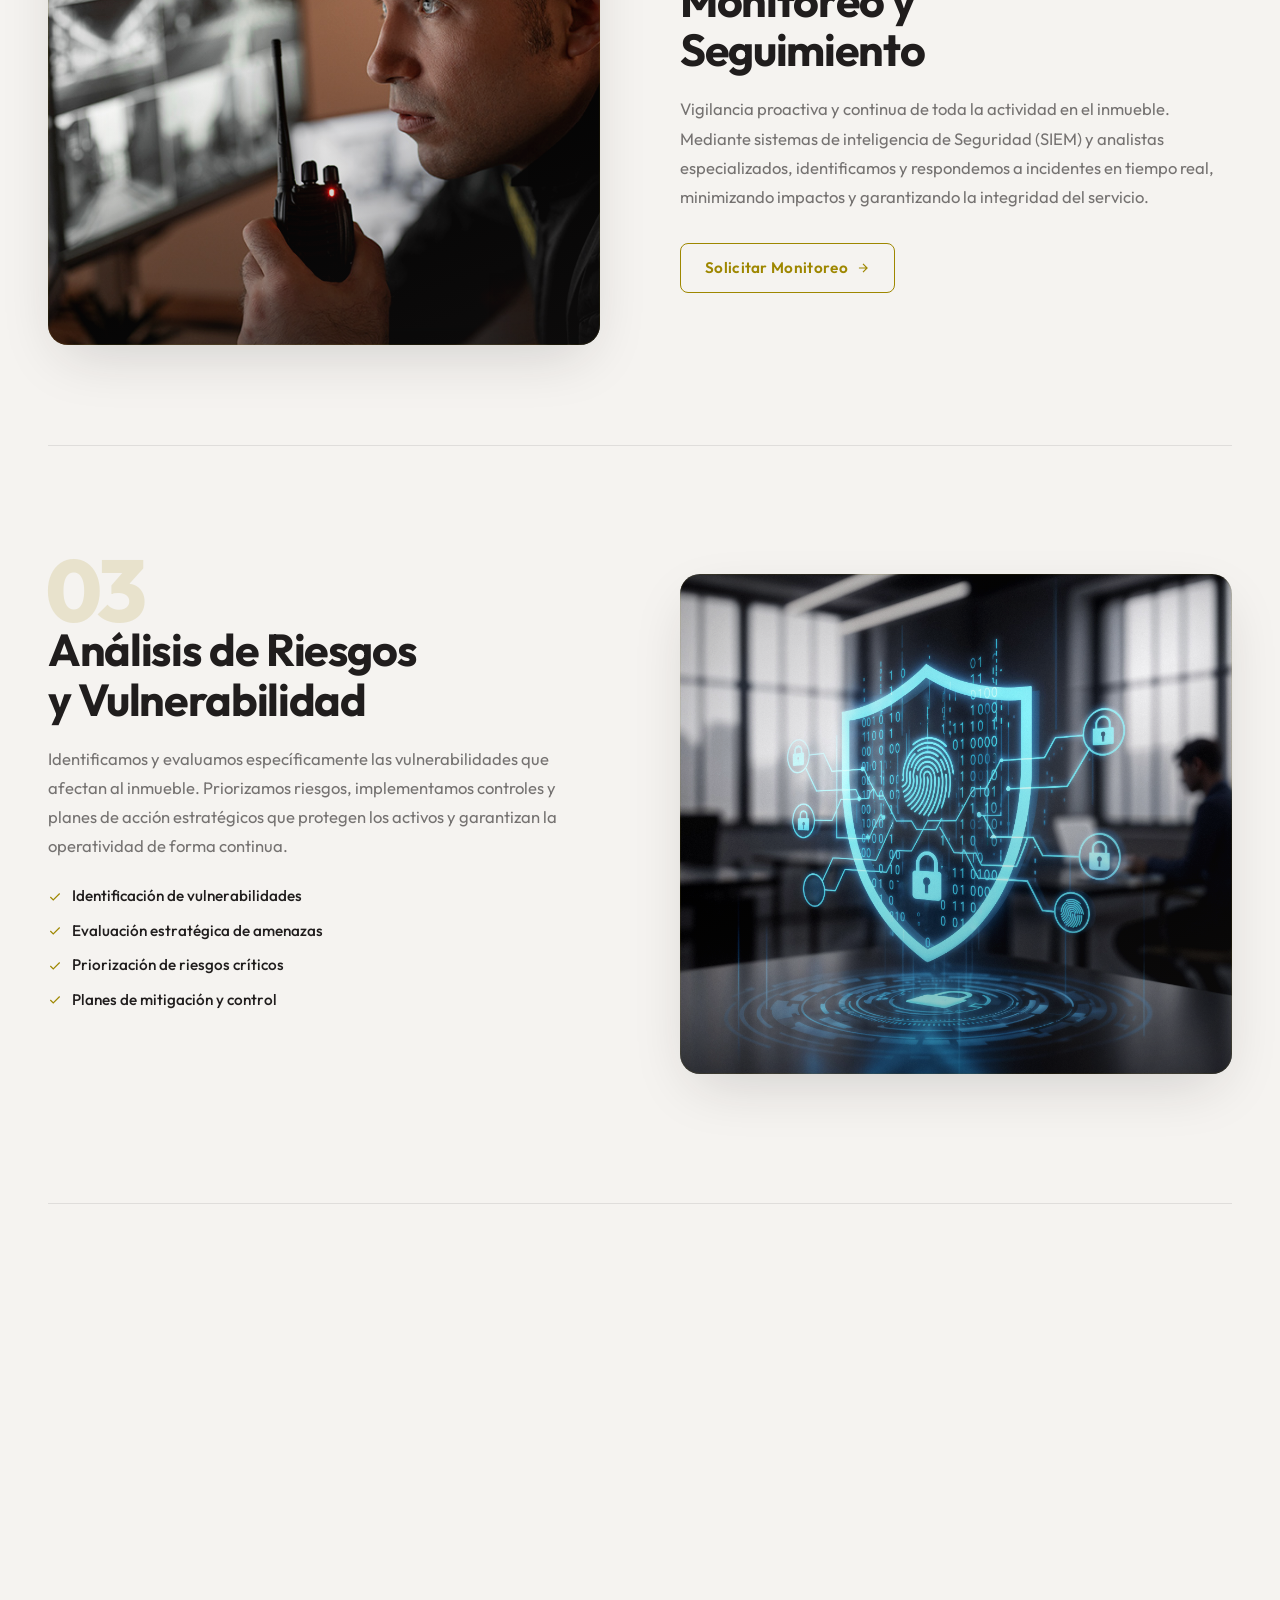
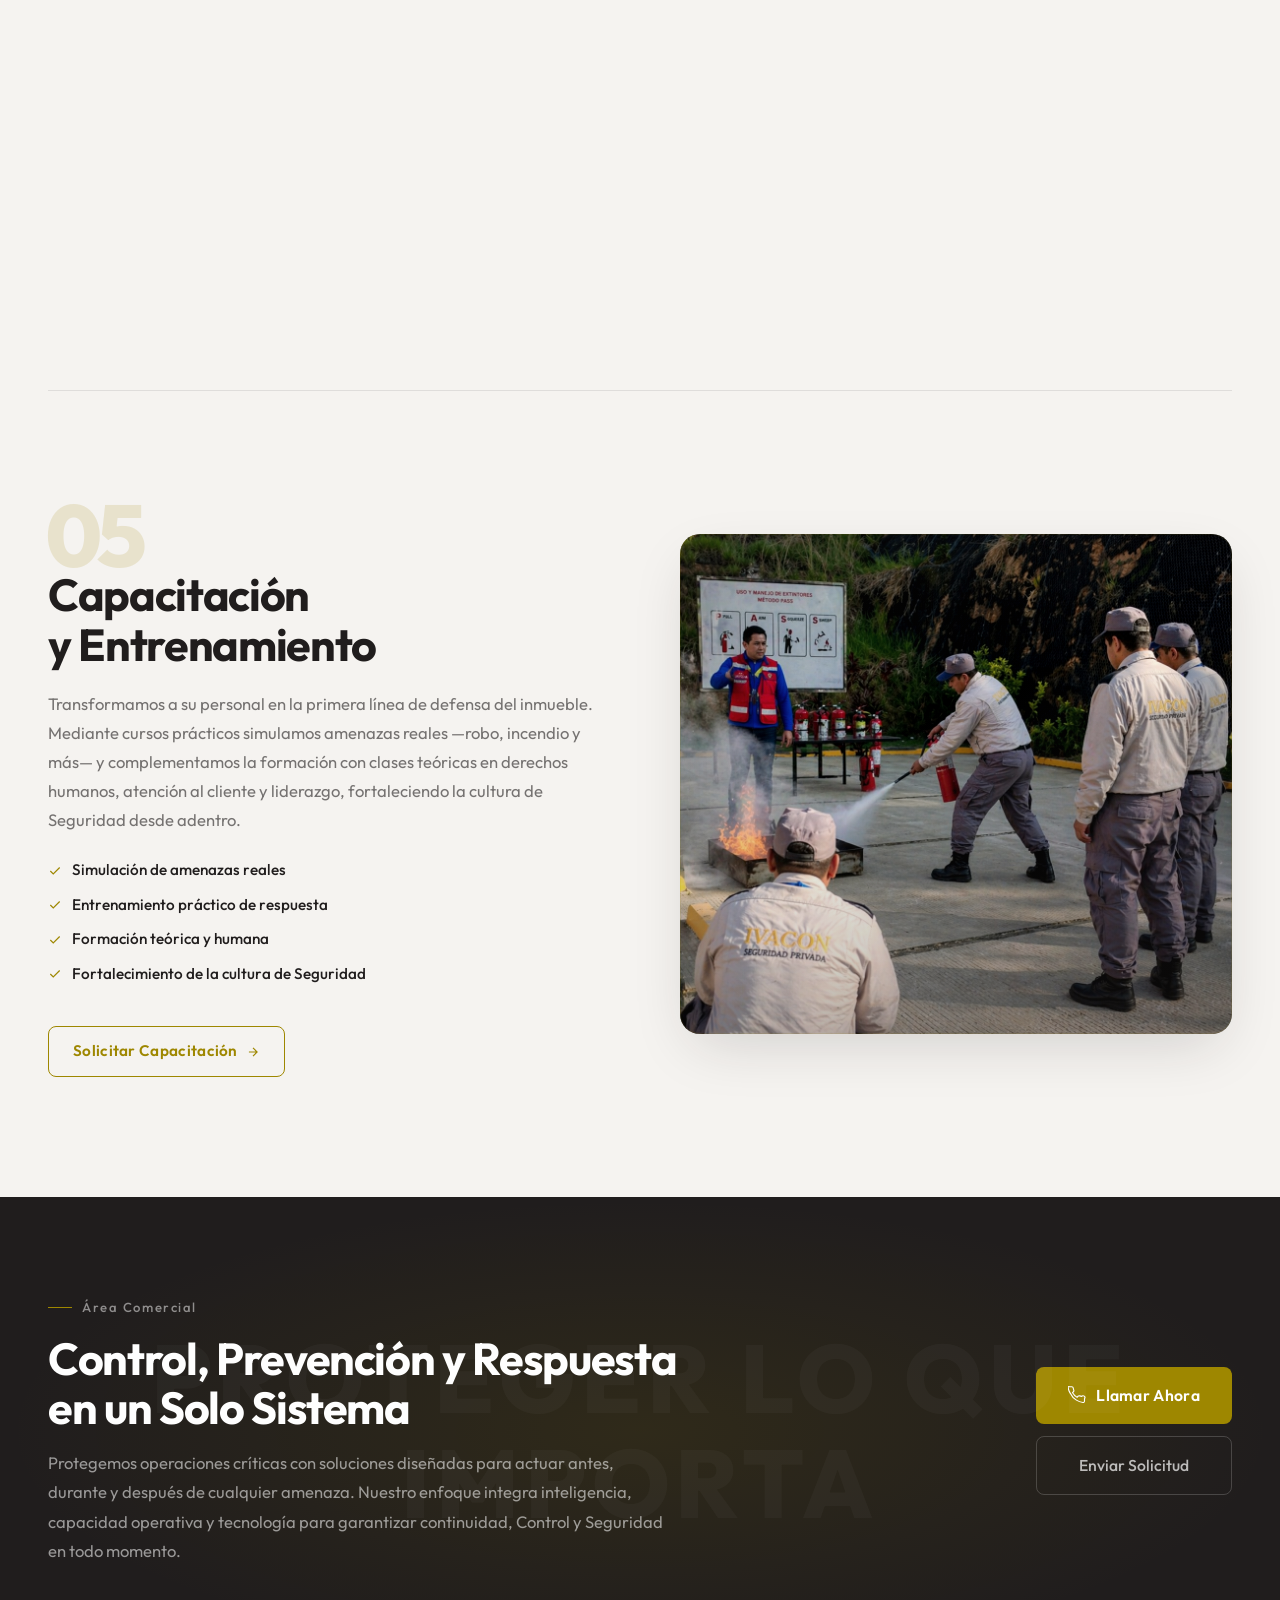
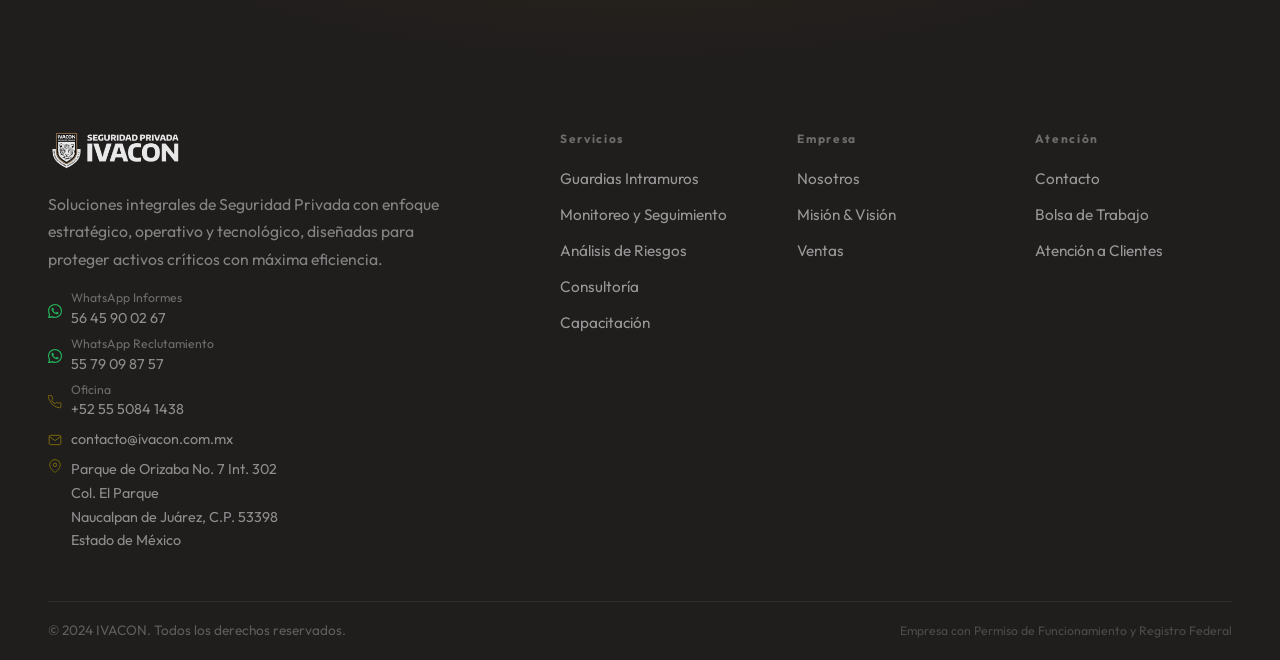
<file: servicios.html>
<!DOCTYPE html>
<html lang="es">
<head>
  <meta charset="UTF-8">
  <meta name="viewport" content="width=device-width, initial-scale=1.0">
  <title>Servicios — Seguridad Privada | IVACON</title>
  <meta name="description" content="Servicios de Seguridad y vigilancia integral: Guardias Intramuros, Monitoreo, Análisis de Riesgos, Consultoría y Capacitación.">
  <link rel="preconnect" href="https://fonts.googleapis.com">
  <link rel="preconnect" href="https://fonts.gstatic.com" crossorigin>
  <link href="https://fonts.googleapis.com/css2?family=Outfit:wght@200;300;400;500;600;700;800&display=swap" rel="stylesheet">
  <link rel="stylesheet" href="css/style.css">
</head>
<body>

  <!-- ============ HEADER ============ -->
  <header id="header">
    <div class="header-inner">
      <a href="index.html" class="logo">
        <img src="logo%20ivacon%20new.png" alt="IVACON" class="logo-img">
      </a>

      <nav class="nav-main" id="nav-main">
        <ul>
          <li><a href="index.html" class="nav-link">Inicio</a></li>
          <li><a href="index.html#nosotros" class="nav-link">Nosotros</a></li>
          <li class="has-dropdown">
            <a href="servicios.html" class="nav-link nav-dropdown-trigger">
              Servicios
              <svg width="10" height="6" viewBox="0 0 10 6" fill="none" aria-hidden="true">
                <path d="M1 1L5 5L9 1" stroke="currentColor" stroke-width="1.5" stroke-linecap="round" stroke-linejoin="round"/>
              </svg>
            </a>
            <div class="dropdown">
              <a href="#guardias-intramuros" class="dropdown-item">
                <span class="dropdown-icon">
                  <svg width="16" height="16" viewBox="0 0 24 24" fill="none" stroke="currentColor" stroke-width="1.5" aria-hidden="true"><path d="M12 22s8-4 8-10V5l-8-3-8 3v7c0 6 8 10 8 10z"/></svg>
                </span>
                Guardias Intramuros
              </a>
<a href="#monitoreo-seguimiento" class="dropdown-item">
                <span class="dropdown-icon">
                  <svg width="16" height="16" viewBox="0 0 24 24" fill="none" stroke="currentColor" stroke-width="1.5" aria-hidden="true"><circle cx="11" cy="11" r="8"/><path d="M21 21l-4.35-4.35"/></svg>
                </span>
                Monitoreo y Seguimiento
              </a>
              <a href="#analisis-gestion-riesgos" class="dropdown-item">
                <span class="dropdown-icon">
                  <svg width="16" height="16" viewBox="0 0 24 24" fill="none" stroke="currentColor" stroke-width="1.5" aria-hidden="true"><path d="M18 20V10M12 20V4M6 20v-6"/></svg>
                </span>
                Análisis y Gestión de Riesgos
              </a>
              <a href="#consultoria" class="dropdown-item">
                <span class="dropdown-icon">
                  <svg width="16" height="16" viewBox="0 0 24 24" fill="none" stroke="currentColor" stroke-width="1.5" aria-hidden="true"><path d="M21 15a2 2 0 0 1-2 2H7l-4 4V5a2 2 0 0 1 2-2h14a2 2 0 0 1 2 2z"/></svg>
                </span>
                Consultoría
              </a>
              <a href="#capacitacion" class="dropdown-item">
                <span class="dropdown-icon">
                  <svg width="16" height="16" viewBox="0 0 24 24" fill="none" stroke="currentColor" stroke-width="1.5" aria-hidden="true"><path d="M22 10v6M2 10l10-5 10 5-10 5z"/><path d="M6 12v5c3 3 9 3 12 0v-5"/></svg>
                </span>
                Capacitación
              </a>
            </div>
          </li>
          <li><a href="index.html#mision" class="nav-link">Misión</a></li>
          <li><a href="index.html#ventas" class="nav-link">Ventas</a></li>
          <li><a href="rh.html" class="nav-link">Únete al equipo</a></li>
        </ul>
      </nav>

      <a href="index.html#contacto" class="btn-header-cta">Solicitar Servicio</a>

      <button class="menu-toggle" id="menu-toggle" aria-label="Abrir menú">
        <span></span>
        <span></span>
        <span></span>
      </button>
    </div>
  </header>

  <!-- ============ PAGE HERO ============ -->
  <section class="page-hero">
    <div class="container">
      <div class="page-hero-inner">
        <div class="section-label reveal-fade">Nuestros Servicios</div>
        <h1 class="page-hero-title reveal-up">Servicios de Seguridad<br>y Vigilancia Integral</h1>
        <p class="page-hero-desc reveal-fade" data-delay="100">
          La protección de cada inmueble, de las personas que lo habitan y de los activos que resguarda, es el núcleo de nuestra razón de ser. Diseñamos soluciones de Seguridad a medida, combinando talento humano de élite con tecnología de vanguardia.
        </p>
      </div>
    </div>
  </section>

  <!-- ============ SERVICES DETAIL ============ -->
  <section class="services">
    <div class="container">

      <!-- SERVICE 1: GUARDIAS INTRAMUROS -->
      <div id="guardias-intramuros" class="service-row service-row--left">
        <div class="service-img-col reveal-left">
          <div class="service-img-wrap">
            <img src="assets/images/services/guardias-intramuros.png" alt="Guardias Intramuros IVACON" loading="lazy">
            <div class="service-img-overlay"></div>
          </div>
        </div>
        <div class="service-content-col">
          <div class="service-num reveal-fade">01</div>
          <h3 class="service-title reveal-up">Guardias<br>Intramuros</h3>
          <p class="service-desc reveal-fade" data-delay="100">
            Personal especializado y adaptado a cada cliente, capacitado para resguardar el interior del inmueble, detectar amenazas con precisión y neutralizarlas antes de que comprometan la Seguridad de personas y bienes.
          </p>
          <ul class="service-features reveal-fade" data-delay="200">
            <li>
              <svg width="14" height="14" viewBox="0 0 24 24" fill="none" stroke="currentColor" stroke-width="2" aria-hidden="true"><path d="M20 6L9 17l-5-5"/></svg>
              Protección interior del inmueble
            </li>
            <li>
              <svg width="14" height="14" viewBox="0 0 24 24" fill="none" stroke="currentColor" stroke-width="2" aria-hidden="true"><path d="M20 6L9 17l-5-5"/></svg>
              Personal adaptado a cada operación
            </li>
            <li>
              <svg width="14" height="14" viewBox="0 0 24 24" fill="none" stroke="currentColor" stroke-width="2" aria-hidden="true"><path d="M20 6L9 17l-5-5"/></svg>
              Detección y neutralización de amenazas
            </li>
            <li>
              <svg width="14" height="14" viewBox="0 0 24 24" fill="none" stroke="currentColor" stroke-width="2" aria-hidden="true"><path d="M20 6L9 17l-5-5"/></svg>
              Resguardo integral de personas y activos
            </li>
          </ul>
          <a href="index.html#contacto" class="btn-service reveal-fade" data-delay="300">
            Solicitar Guardias Intramuros
            <svg width="14" height="14" viewBox="0 0 24 24" fill="none" stroke="currentColor" stroke-width="2" aria-hidden="true"><path d="M5 12h14M12 5l7 7-7 7"/></svg>
          </a>
        </div>
      </div>

<!-- SERVICE 3: MONITOREO Y SEGUIMIENTO -->
      <div id="monitoreo-seguimiento" class="service-row service-row--left">
        <div class="service-img-col reveal-left">
          <div class="service-img-wrap">
            <img src="assets/images/services/Monitoreo-Seguimiento.jpg" alt="Monitoreo y Seguimiento IVACON" loading="lazy">
            <div class="service-img-overlay"></div>
          </div>
        </div>
        <div class="service-content-col">
          <div class="service-num reveal-fade">02</div>
          <h3 class="service-title reveal-up">Monitoreo y<br>Seguimiento</h3>
          <p class="service-desc reveal-fade" data-delay="100">
            Vigilancia proactiva y continua de toda la actividad en el inmueble. Mediante sistemas de inteligencia de Seguridad (SIEM) y analistas especializados, identificamos y respondemos a incidentes en tiempo real, minimizando impactos y garantizando la integridad del servicio.
          </p>
          <a href="index.html#contacto" class="btn-service reveal-fade" data-delay="300">
            Solicitar Monitoreo
            <svg width="14" height="14" viewBox="0 0 24 24" fill="none" stroke="currentColor" stroke-width="2" aria-hidden="true"><path d="M5 12h14M12 5l7 7-7 7"/></svg>
          </a>
        </div>
      </div>

      <!-- SERVICE 4: ANÁLISIS Y GESTIÓN DE RIESGOS -->
      <div id="analisis-gestion-riesgos" class="service-row service-row--right">
        <div class="service-content-col">
          <div class="service-num reveal-fade">03</div>
          <h3 class="service-title reveal-up">Análisis de Riesgos<br>y Vulnerabilidad</h3>
          <p class="service-desc reveal-fade" data-delay="100">
            Identificamos y evaluamos específicamente las vulnerabilidades que afectan al inmueble. Priorizamos riesgos, implementamos controles y planes de acción estratégicos que protegen los activos y garantizan la operatividad de forma continua.
          </p>
          <ul class="service-features reveal-fade" data-delay="200">
            <li>
              <svg width="14" height="14" viewBox="0 0 24 24" fill="none" stroke="currentColor" stroke-width="2" aria-hidden="true"><path d="M20 6L9 17l-5-5"/></svg>
              Identificación de vulnerabilidades
            </li>
            <li>
              <svg width="14" height="14" viewBox="0 0 24 24" fill="none" stroke="currentColor" stroke-width="2" aria-hidden="true"><path d="M20 6L9 17l-5-5"/></svg>
              Evaluación estratégica de amenazas
            </li>
            <li>
              <svg width="14" height="14" viewBox="0 0 24 24" fill="none" stroke="currentColor" stroke-width="2" aria-hidden="true"><path d="M20 6L9 17l-5-5"/></svg>
              Priorización de riesgos críticos
            </li>
            <li>
              <svg width="14" height="14" viewBox="0 0 24 24" fill="none" stroke="currentColor" stroke-width="2" aria-hidden="true"><path d="M20 6L9 17l-5-5"/></svg>
              Planes de mitigación y control
            </li>
          </ul>
          <a href="index.html#contacto" class="btn-service reveal-fade" data-delay="300">
            Solicitar Análisis de Riesgos
            <svg width="14" height="14" viewBox="0 0 24 24" fill="none" stroke="currentColor" stroke-width="2" aria-hidden="true"><path d="M5 12h14M12 5l7 7-7 7"/></svg>
          </a>
        </div>
        <div class="service-img-col reveal-right">
          <div class="service-img-wrap">
            <img src="assets/images/services/analisis-gestion-riesgos.jpg" alt="Análisis y Gestión de Riesgos IVACON" loading="lazy">
            <div class="service-img-overlay"></div>
          </div>
        </div>
      </div>

      <!-- SERVICE 5: CONSULTORÍA -->
      <div id="consultoria" class="service-row service-row--left">
        <div class="service-img-col reveal-left">
          <div class="service-img-wrap">
            <img src="assets/images/services/consultoria.jpg" alt="Consultoría IVACON" loading="lazy">
            <div class="service-img-overlay"></div>
          </div>
        </div>
        <div class="service-content-col">
          <div class="service-num reveal-fade">04</div>
          <h3 class="service-title reveal-up">Consultoría<br>en Seguridad</h3>
          <p class="service-desc reveal-fade" data-delay="100">
            Evaluamos su inmueble para detectar vulnerabilidades críticas y elaboramos un plan estratégico con soluciones técnicas y mejores prácticas. Nuestros expertos le entregan recomendaciones precisas y un plan de acción ejecutable y la evaluación del mismo ya sea implementado por IVACON o por su propio equipo.
          </p>
          <ul class="service-features reveal-fade" data-delay="200">
            <li>
              <svg width="14" height="14" viewBox="0 0 24 24" fill="none" stroke="currentColor" stroke-width="2" aria-hidden="true"><path d="M20 6L9 17l-5-5"/></svg>
              Diagnóstico integral del inmueble
            </li>
            <li>
              <svg width="14" height="14" viewBox="0 0 24 24" fill="none" stroke="currentColor" stroke-width="2" aria-hidden="true"><path d="M20 6L9 17l-5-5"/></svg>
              Detección de vulnerabilidades críticas
            </li>
            <li>
              <svg width="14" height="14" viewBox="0 0 24 24" fill="none" stroke="currentColor" stroke-width="2" aria-hidden="true"><path d="M20 6L9 17l-5-5"/></svg>
              Plan estratégico y recomendaciones
            </li>
            <li>
              <svg width="14" height="14" viewBox="0 0 24 24" fill="none" stroke="currentColor" stroke-width="2" aria-hidden="true"><path d="M20 6L9 17l-5-5"/></svg>
              Soluciones técnicas y operativas
            </li>
          </ul>
          <a href="index.html#contacto" class="btn-service reveal-fade" data-delay="300">
            Solicitar Consultoría
            <svg width="14" height="14" viewBox="0 0 24 24" fill="none" stroke="currentColor" stroke-width="2" aria-hidden="true"><path d="M5 12h14M12 5l7 7-7 7"/></svg>
          </a>
        </div>
      </div>

      <!-- SERVICE 6: CAPACITACIÓN -->
      <div id="capacitacion" class="service-row service-row--right">
        <div class="service-content-col">
          <div class="service-num reveal-fade">05</div>
          <h3 class="service-title reveal-up">Capacitación<br>y Entrenamiento</h3>
          <p class="service-desc reveal-fade" data-delay="100">
            Transformamos a su personal en la primera línea de defensa del inmueble. Mediante cursos prácticos simulamos amenazas reales —robo, incendio y más— y complementamos la formación con clases teóricas en derechos humanos, atención al cliente y liderazgo, fortaleciendo la cultura de Seguridad desde adentro.
          </p>
          <ul class="service-features reveal-fade" data-delay="200">
            <li>
              <svg width="14" height="14" viewBox="0 0 24 24" fill="none" stroke="currentColor" stroke-width="2" aria-hidden="true"><path d="M20 6L9 17l-5-5"/></svg>
              Simulación de amenazas reales
            </li>
            <li>
              <svg width="14" height="14" viewBox="0 0 24 24" fill="none" stroke="currentColor" stroke-width="2" aria-hidden="true"><path d="M20 6L9 17l-5-5"/></svg>
              Entrenamiento práctico de respuesta
            </li>
            <li>
              <svg width="14" height="14" viewBox="0 0 24 24" fill="none" stroke="currentColor" stroke-width="2" aria-hidden="true"><path d="M20 6L9 17l-5-5"/></svg>
              Formación teórica y humana
            </li>
            <li>
              <svg width="14" height="14" viewBox="0 0 24 24" fill="none" stroke="currentColor" stroke-width="2" aria-hidden="true"><path d="M20 6L9 17l-5-5"/></svg>
              Fortalecimiento de la cultura de Seguridad
            </li>
          </ul>
          <a href="index.html#contacto" class="btn-service reveal-fade" data-delay="300">
            Solicitar Capacitación
            <svg width="14" height="14" viewBox="0 0 24 24" fill="none" stroke="currentColor" stroke-width="2" aria-hidden="true"><path d="M5 12h14M12 5l7 7-7 7"/></svg>
          </a>
        </div>
        <div class="service-img-col reveal-right">
          <div class="service-img-wrap">
            <img src="assets/images/services/capacitacion.jpg" alt="Capacitación IVACON" loading="lazy">
            <div class="service-img-overlay"></div>
          </div>
        </div>
      </div>

    </div>
  </section>

  <!-- ============ CTA BANNER ============ -->
  <section class="ventas-banner">
    <div class="container">
      <div class="ventas-inner reveal-up">
        <div class="ventas-content">
          <div class="section-label" style="color: rgba(254,254,254,0.5);">Área Comercial</div>
          <h2 class="ventas-title">Control, Prevención y Respuesta<br>en un Solo Sistema</h2>
          <p>Protegemos operaciones críticas con soluciones diseñadas para actuar antes, durante y después de cualquier amenaza. Nuestro enfoque integra inteligencia, capacidad operativa y tecnología para garantizar continuidad, Control y Seguridad en todo momento.</p>
        </div>
        <div class="ventas-actions">
          <a href="tel:+525550841438" class="btn-ventas-phone">
            <svg width="18" height="18" viewBox="0 0 24 24" fill="none" stroke="currentColor" stroke-width="1.5" aria-hidden="true">
              <path d="M22 16.92v3a2 2 0 01-2.18 2 19.79 19.79 0 01-8.63-3.07A19.5 19.5 0 013.07 9.8a19.79 19.79 0 01-3.07-8.67A2 2 0 012 1h3a2 2 0 012 1.72 12.84 12.84 0 00.7 2.81 2 2 0 01-.45 2.11L6.09 8.91a16 16 0 006 6l1.27-1.27a2 2 0 012.11-.45 12.84 12.84 0 002.81.7A2 2 0 0122 16.92z"/>
            </svg>
            Llamar Ahora
          </a>
          <a href="index.html#contacto" class="btn-ventas-form">Enviar Solicitud</a>
        </div>
      </div>
    </div>
  </section>

  <!-- ============ FOOTER ============ -->
  <footer class="footer">
    <div class="container">
      <div class="footer-top">
        <div class="footer-brand">
          <a href="index.html" class="logo logo--footer">
            <img src="logo%20ivacon%20new.png" alt="IVACON" class="footer-logo-img">
          </a>
          <p class="footer-desc">
            Soluciones integrales de Seguridad Privada con enfoque estratégico, operativo y tecnológico, diseñadas para proteger activos críticos con máxima eficiencia.
          </p>
          <div class="footer-contact-info">
            <div class="footer-contact-row footer-contact-row--wa">
              <svg width="14" height="14" viewBox="0 0 24 24" fill="currentColor" aria-hidden="true"><path d="M17.472 14.382c-.297-.149-1.758-.867-2.03-.967-.273-.099-.471-.148-.67.15-.197.297-.767.966-.94 1.164-.173.199-.347.223-.644.075-.297-.15-1.255-.463-2.39-1.475-.883-.788-1.48-1.761-1.653-2.059-.173-.297-.018-.458.13-.606.134-.133.298-.347.446-.52.149-.174.198-.298.298-.497.099-.198.05-.371-.025-.52-.075-.149-.669-1.612-.916-2.207-.242-.579-.487-.5-.669-.51-.173-.008-.371-.01-.57-.01-.198 0-.52.074-.792.372-.272.297-1.04 1.016-1.04 2.479 0 1.462 1.065 2.875 1.213 3.074.149.198 2.096 3.2 5.077 4.487.709.306 1.262.489 1.694.625.712.227 1.36.195 1.871.118.571-.085 1.758-.719 2.006-1.413.248-.694.248-1.289.173-1.413-.074-.124-.272-.198-.57-.347z"/><path d="M12 0C5.373 0 0 5.373 0 12c0 2.126.556 4.117 1.527 5.848L.057 23.617a.75.75 0 0 0 .916.932l5.956-1.476A11.943 11.943 0 0 0 12 24c6.627 0 12-5.373 12-12S18.627 0 12 0zm0 22a9.95 9.95 0 0 1-5.073-1.383l-.364-.214-3.773.935.975-3.673-.235-.378A9.956 9.956 0 0 1 2 12C2 6.477 6.477 2 12 2s10 4.477 10 10-4.477 10-10 10z"/></svg>
              <div class="footer-wa-group">
                <span class="footer-wa-type">WhatsApp Informes</span>
                <a href="https://wa.me/525645900267" target="_blank" rel="noopener" class="footer-wa-number">56 45 90 02 67</a>
              </div>
            </div>
            <div class="footer-contact-row footer-contact-row--wa">
              <svg width="14" height="14" viewBox="0 0 24 24" fill="currentColor" aria-hidden="true"><path d="M17.472 14.382c-.297-.149-1.758-.867-2.03-.967-.273-.099-.471-.148-.67.15-.197.297-.767.966-.94 1.164-.173.199-.347.223-.644.075-.297-.15-1.255-.463-2.39-1.475-.883-.788-1.48-1.761-1.653-2.059-.173-.297-.018-.458.13-.606.134-.133.298-.347.446-.52.149-.174.198-.298.298-.497.099-.198.05-.371-.025-.52-.075-.149-.669-1.612-.916-2.207-.242-.579-.487-.5-.669-.51-.173-.008-.371-.01-.57-.01-.198 0-.52.074-.792.372-.272.297-1.04 1.016-1.04 2.479 0 1.462 1.065 2.875 1.213 3.074.149.198 2.096 3.2 5.077 4.487.709.306 1.262.489 1.694.625.712.227 1.36.195 1.871.118.571-.085 1.758-.719 2.006-1.413.248-.694.248-1.289.173-1.413-.074-.124-.272-.198-.57-.347z"/><path d="M12 0C5.373 0 0 5.373 0 12c0 2.126.556 4.117 1.527 5.848L.057 23.617a.75.75 0 0 0 .916.932l5.956-1.476A11.943 11.943 0 0 0 12 24c6.627 0 12-5.373 12-12S18.627 0 12 0zm0 22a9.95 9.95 0 0 1-5.073-1.383l-.364-.214-3.773.935.975-3.673-.235-.378A9.956 9.956 0 0 1 2 12C2 6.477 6.477 2 12 2s10 4.477 10 10-4.477 10-10 10z"/></svg>
              <div class="footer-wa-group">
                <span class="footer-wa-type">WhatsApp Reclutamiento</span>
                <a href="https://wa.me/525579098757" target="_blank" rel="noopener" class="footer-wa-number">55 79 09 87 57</a>
              </div>
            </div>
            <div class="footer-contact-row">
              <svg width="14" height="14" viewBox="0 0 24 24" fill="none" stroke="currentColor" stroke-width="1.5" aria-hidden="true"><path d="M22 16.92v3a2 2 0 01-2.18 2 19.79 19.79 0 01-8.63-3.07A19.5 19.5 0 013.07 9.8a19.79 19.79 0 01-3.07-8.67A2 2 0 012 1h3a2 2 0 012 1.72 12.84 12.84 0 00.7 2.81 2 2 0 01-.45 2.11L6.09 8.91a16 16 0 006 6l1.27-1.27a2 2 0 012.11-.45 12.84 12.84 0 002.81.7A2 2 0 0122 16.92z"/></svg>
              <div class="footer-phone-group">
                <span class="footer-phone-type">Oficina</span>
                <a href="tel:+525550841438" class="footer-phone-num">+52 55 5084 1438</a>
              </div>
            </div>
            <div class="footer-contact-row">
              <svg width="14" height="14" viewBox="0 0 24 24" fill="none" stroke="currentColor" stroke-width="1.5" aria-hidden="true"><path d="M4 4h16c1.1 0 2 .9 2 2v12c0 1.1-.9 2-2 2H4c-1.1 0-2-.9-2-2V6c0-1.1.9-2 2-2z"/><polyline points="22,6 12,13 2,6"/></svg>
              <a href="mailto:contacto@ivacon.com.mx">contacto@ivacon.com.mx</a>
            </div>
            <div class="footer-contact-row footer-contact-row--addr">
              <svg width="14" height="14" viewBox="0 0 24 24" fill="none" stroke="currentColor" stroke-width="1.5" aria-hidden="true"><path d="M21 10c0 7-9 13-9 13S3 17 3 10a9 9 0 0 1 18 0z"/><circle cx="12" cy="10" r="3"/></svg>
              <span>Parque de Orizaba No. 7 Int. 302<br>Col. El Parque<br>Naucalpan de Juárez, C.P. 53398<br>Estado de México</span>
            </div>
          </div>
        </div>
        <div class="footer-links">
          <div class="footer-col">
            <h5>Servicios</h5>
            <ul>
              <li><a href="#guardias-intramuros">Guardias Intramuros</a></li>
<li><a href="#monitoreo-seguimiento">Monitoreo y Seguimiento</a></li>
              <li><a href="#analisis-gestion-riesgos">Análisis de Riesgos</a></li>
              <li><a href="#consultoria">Consultoría</a></li>
              <li><a href="#capacitacion">Capacitación</a></li>
            </ul>
          </div>
          <div class="footer-col">
            <h5>Empresa</h5>
            <ul>
              <li><a href="index.html#nosotros">Nosotros</a></li>
              <li><a href="index.html#mision">Misión &amp; Visión</a></li>
              <li><a href="index.html#ventas">Ventas</a></li>
            </ul>
          </div>
          <div class="footer-col">
            <h5>Atención</h5>
            <ul>
              <li><a href="index.html#contacto">Contacto</a></li>
              <li><a href="rh.html">Bolsa de Trabajo</a></li>
              <li><a href="index.html#contacto">Atención a Clientes</a></li>
            </ul>
          </div>
        </div>
      </div>
      <div class="footer-bottom">
        <span>&copy; 2024 IVACON. Todos los derechos reservados.</span>
        <span class="footer-reg">Empresa con Permiso de Funcionamiento y Registro Federal</span>
      </div>
    </div>
  </footer>

  <!-- Back to top -->
  <button class="back-to-top" id="back-to-top" aria-label="Volver arriba">
    <svg width="16" height="16" viewBox="0 0 24 24" fill="none" stroke="currentColor" stroke-width="2" aria-hidden="true">
      <path d="M18 15l-6-6-6 6"/>
    </svg>
  </button>

  <!-- WhatsApp flotante -->
  <button class="wa-float" id="wa-float-btn" aria-label="Contactar IVACON por WhatsApp" aria-expanded="false">
    <svg width="26" height="26" viewBox="0 0 24 24" fill="currentColor" aria-hidden="true">
      <path d="M17.472 14.382c-.297-.149-1.758-.867-2.03-.967-.273-.099-.471-.148-.67.15-.197.297-.767.966-.94 1.164-.173.199-.347.223-.644.075-.297-.15-1.255-.463-2.39-1.475-.883-.788-1.48-1.761-1.653-2.059-.173-.297-.018-.458.13-.606.134-.133.298-.347.446-.52.149-.174.198-.298.298-.497.099-.198.05-.371-.025-.52-.075-.149-.669-1.612-.916-2.207-.242-.579-.487-.5-.669-.51-.173-.008-.371-.01-.57-.01-.198 0-.52.074-.792.372-.272.297-1.04 1.016-1.04 2.479 0 1.462 1.065 2.875 1.213 3.074.149.198 2.096 3.2 5.077 4.487.709.306 1.262.489 1.694.625.712.227 1.36.195 1.871.118.571-.085 1.758-.719 2.006-1.413.248-.694.248-1.289.173-1.413-.074-.124-.272-.198-.57-.347z"/>
      <path d="M12 0C5.373 0 0 5.373 0 12c0 2.126.556 4.117 1.527 5.848L.057 23.617a.75.75 0 0 0 .916.932l5.956-1.476A11.943 11.943 0 0 0 12 24c6.627 0 12-5.373 12-12S18.627 0 12 0zm0 22a9.95 9.95 0 0 1-5.073-1.383l-.364-.214-3.773.935.975-3.673-.235-.378A9.956 9.956 0 0 1 2 12C2 6.477 6.477 2 12 2s10 4.477 10 10-4.477 10-10 10z"/>
    </svg>
  </button>

  <!-- WhatsApp selector panel -->
  <div class="wa-panel" id="wa-panel" aria-hidden="true">
    <div class="wa-panel-header">
      <span class="wa-panel-title">Contáctanos por WhatsApp</span>
      <button class="wa-panel-close" id="wa-panel-close" aria-label="Cerrar">
        <svg width="12" height="12" viewBox="0 0 24 24" fill="none" stroke="currentColor" stroke-width="2.5" aria-hidden="true"><path d="M18 6L6 18M6 6l12 12"/></svg>
      </button>
    </div>
    <a href="https://wa.me/525645900267" target="_blank" rel="noopener" class="wa-option">
      <span class="wa-option-badge">📋</span>
      <span class="wa-option-info">
        <span class="wa-option-label">Informes</span>
        <span class="wa-option-number">56 45 90 02 67</span>
      </span>
      <svg class="wa-option-arrow" width="14" height="14" viewBox="0 0 24 24" fill="none" stroke="currentColor" stroke-width="2" aria-hidden="true"><path d="M5 12h14M12 5l7 7-7 7"/></svg>
    </a>
    <a href="https://wa.me/525579098757" target="_blank" rel="noopener" class="wa-option">
      <span class="wa-option-badge">👷</span>
      <span class="wa-option-info">
        <span class="wa-option-label">Reclutamiento</span>
        <span class="wa-option-number">55 79 09 87 57</span>
      </span>
      <svg class="wa-option-arrow" width="14" height="14" viewBox="0 0 24 24" fill="none" stroke="currentColor" stroke-width="2" aria-hidden="true"><path d="M5 12h14M12 5l7 7-7 7"/></svg>
    </a>
  </div>

  <script src="js/main.js"></script>
</body>
</html>
</file>
<file: css/style.css>
/* ===================================================
   IVACON — Seguridad Privada
   Premium CSS — Pure HTML/CSS/JS (no frameworks)
   =================================================== */

/* ---- RESET & BASE ---- */
*, *::before, *::after {
  box-sizing: border-box;
  margin: 0;
  padding: 0;
}

html {
  scroll-behavior: smooth;
  font-size: 17.5px;
}

body {
  font-family: 'Outfit', -apple-system, BlinkMacSystemFont, 'Segoe UI', sans-serif;
  background-color: #fefefe;
  color: #201d1d;
  line-height: 1.6;
  overflow-x: hidden;
  -webkit-font-smoothing: antialiased;
  -moz-osx-font-smoothing: grayscale;
}

img {
  display: block;
  max-width: 100%;
  height: auto;
}

a {
  text-decoration: none;
  color: inherit;
}

ul {
  list-style: none;
}

button {
  cursor: pointer;
  border: none;
  background: none;
  font-family: inherit;
}

/* ---- CSS CUSTOM PROPERTIES ---- */
:root {
  --gold: #9e8700;
  --gold-light: #c9ac00;
  --gold-dim: rgba(158, 135, 0, 0.15);
  --dark: #201d1d;
  --dark-2: #2d2929;
  --dark-3: #3a3535;
  --dark-4: #4f4a4a;
  --white: #fefefe;
  --off-white: #f5f3f0;
  --gray-text: rgba(32, 29, 29, 0.6);
  --gray-border: rgba(32, 29, 29, 0.1);
  --ease-out: cubic-bezier(0.16, 1, 0.3, 1);
  --ease-in-out: cubic-bezier(0.45, 0, 0.55, 1);
  --header-h: 80px;
  --radius: 16px;
  --radius-sm: 8px;
  --shadow: 0 4px 24px -6px rgba(32, 29, 29, 0.12);
  --shadow-lg: 0 20px 60px -15px rgba(32, 29, 29, 0.18);
}

/* ---- LAYOUT UTILITIES ---- */
.container {
  max-width: 1280px;
  margin: 0 auto;
  padding: 0 48px;
}

@media (max-width: 768px) {
  .container {
    padding: 0 24px;
  }
}

/* ---- TYPOGRAPHY ---- */
.section-label {
  font-size: 0.75rem;
  font-weight: 500;
  letter-spacing: 0.12em;
  text-transform: none;
  color: var(--gold);
  margin-bottom: 16px;
  display: flex;
  align-items: center;
  gap: 10px;
}

.section-label::before {
  content: '';
  display: block;
  width: 24px;
  height: 1px;
  background: var(--gold);
  flex-shrink: 0;
}

.section-title {
  font-size: clamp(2rem, 4vw, 3.2rem);
  font-weight: 700;
  line-height: 1.1;
  letter-spacing: -0.02em;
  color: var(--dark);
  margin-bottom: 24px;
}

.section-title .gold {
  color: var(--gold);
}

.body-text {
  font-size: 1rem;
  color: var(--gray-text);
  line-height: 1.75;
  max-width: 58ch;
  margin-bottom: 16px;
}

/* ---- SCROLL REVEAL ANIMATIONS ---- */
.reveal-fade,
.reveal-up,
.reveal-left,
.reveal-right {
  opacity: 0;
  transition: opacity 0.7s var(--ease-out), transform 0.7s var(--ease-out);
}

.reveal-up    { transform: translateY(32px); }
.reveal-left  { transform: translateX(-40px); }
.reveal-right { transform: translateX(40px); }
.reveal-fade  { transform: translateY(16px); }

.revealed {
  opacity: 1 !important;
  transform: translate(0, 0) !important;
}

/* ---- BUTTONS ---- */
.btn-primary {
  display: inline-flex;
  align-items: center;
  gap: 8px;
  padding: 14px 28px;
  background: var(--gold);
  color: var(--white);
  font-size: 0.875rem;
  font-weight: 600;
  letter-spacing: 0.02em;
  border-radius: var(--radius-sm);
  transition: background 0.25s var(--ease-out), transform 0.15s var(--ease-out), box-shadow 0.25s;
  white-space: nowrap;
}

.btn-primary:hover {
  background: var(--gold-light);
  box-shadow: 0 8px 24px -4px rgba(158, 135, 0, 0.35);
  transform: translateY(-1px);
}

.btn-primary:active {
  transform: scale(0.98) translateY(0);
}

.btn-ghost {
  display: inline-flex;
  align-items: center;
  gap: 8px;
  padding: 14px 28px;
  background: transparent;
  color: var(--white);
  font-size: 0.875rem;
  font-weight: 500;
  letter-spacing: 0.02em;
  border: 1px solid rgba(254, 254, 254, 0.25);
  border-radius: var(--radius-sm);
  transition: border-color 0.25s, background 0.25s, transform 0.15s;
}

.btn-ghost:hover {
  border-color: rgba(254, 254, 254, 0.5);
  background: rgba(254, 254, 254, 0.07);
  transform: translateY(-1px);
}

.btn-ghost:active {
  transform: scale(0.98);
}

.btn-service {
  display: inline-flex;
  align-items: center;
  gap: 8px;
  padding: 12px 24px;
  background: transparent;
  color: var(--gold);
  font-size: 0.875rem;
  font-weight: 600;
  letter-spacing: 0.02em;
  border: 1.5px solid var(--gold);
  border-radius: var(--radius-sm);
  transition: background 0.25s var(--ease-out), color 0.25s, transform 0.15s;
  margin-top: 8px;
}

.btn-service:hover {
  background: var(--gold);
  color: var(--white);
  transform: translateY(-1px);
}

.btn-service:active {
  transform: scale(0.98);
}

/* ===================================================
   HEADER
   =================================================== */
#header {
  position: fixed;
  top: 0;
  left: 0;
  right: 0;
  z-index: 1000;
  height: var(--header-h);
  background: transparent;
  transition: background 0.4s var(--ease-out), box-shadow 0.4s, backdrop-filter 0.4s;
}

#header.scrolled {
  background: rgba(22, 19, 19, 0.97);
  backdrop-filter: blur(28px);
  -webkit-backdrop-filter: blur(28px);
  box-shadow:
    0 1px 0 rgba(158, 135, 0, 0.14),
    0 6px 28px -4px rgba(0, 0, 0, 0.48);
}

.header-inner {
  max-width: 1280px;
  margin: 0 auto;
  padding: 0 48px;
  height: 100%;
  display: flex;
  align-items: center;
  justify-content: space-between;
  gap: 40px;
}

/* Logo */
.logo {
  display: flex;
  align-items: center;
  flex-shrink: 0;
}

.logo-mark {
  width: 36px;
  height: 36px;
  background: var(--gold);
  color: var(--white);
  font-size: 1.1rem;
  font-weight: 800;
  display: flex;
  align-items: center;
  justify-content: center;
  border-radius: 6px;
  letter-spacing: -0.02em;
  flex-shrink: 0;
}

.logo-text {
  display: flex;
  flex-direction: column;
  line-height: 1.1;
}

.logo-name {
  font-size: 1rem;
  font-weight: 700;
  letter-spacing: 0.08em;
  color: var(--white);
}

.logo-tagline {
  font-size: 0.6rem;
  font-weight: 400;
  letter-spacing: 0.12em;
  text-transform: uppercase;
  color: rgba(254, 254, 254, 0.5);
}

/* Nav */
.nav-main {
  margin-left: auto;
}

.nav-main ul {
  display: flex;
  align-items: center;
  gap: 32px;
  list-style: none;
  margin: 0;
  padding: 0;
}

.nav-link {
  display: flex;
  align-items: center;
  gap: 5px;
  padding: 8px 14px;
  font-size: 0.92rem;
  font-weight: 500;
  letter-spacing: 0.04em;
  color: rgba(254, 254, 254, 0.75);
  border-radius: var(--radius-sm);
  transition: color 0.2s, background 0.2s;
  white-space: nowrap;
}

.nav-link:hover {
  color: var(--white);
  background: rgba(254, 254, 254, 0.08);
}

.nav-link svg {
  transition: transform 0.2s var(--ease-out);
  flex-shrink: 0;
}

/* Dropdown */
.has-dropdown {
  position: relative;
}

.dropdown {
  position: absolute;
  top: calc(100% + 8px);
  left: 50%;
  transform: translateX(-50%) translateY(-6px);
  background: var(--dark-2);
  border: 1px solid rgba(254, 254, 254, 0.08);
  border-radius: var(--radius);
  padding: 8px;
  min-width: 280px;
  opacity: 0;
  visibility: hidden;
  pointer-events: none;
  transition: opacity 0.2s var(--ease-out), transform 0.2s var(--ease-out), visibility 0.2s 0.15s;
  box-shadow: 0 16px 40px -8px rgba(0, 0, 0, 0.4);
}

/* Puente invisible que cubre el gap entre el trigger y el dropdown */
.has-dropdown::after {
  content: '';
  position: absolute;
  top: 100%;
  left: 0;
  right: 0;
  height: 12px;
}

.has-dropdown:hover .dropdown,
.has-dropdown:focus-within .dropdown {
  opacity: 1;
  visibility: visible;
  pointer-events: auto;
  transform: translateX(-50%) translateY(0);
  transition-delay: 0s;
}

.has-dropdown:hover .nav-link svg {
  transform: rotate(180deg);
}

.dropdown-item {
  display: flex;
  align-items: center;
  gap: 10px;
  padding: 10px 14px;
  font-size: 0.825rem;
  font-weight: 500;
  color: rgba(254, 254, 254, 0.75);
  border-radius: 8px;
  transition: color 0.15s, background 0.15s;
}

.dropdown-item:hover {
  color: var(--white);
  background: rgba(254, 254, 254, 0.08);
}

.dropdown-icon {
  display: flex;
  align-items: center;
  justify-content: center;
  width: 28px;
  height: 28px;
  background: var(--gold-dim);
  border-radius: 6px;
  color: var(--gold);
  flex-shrink: 0;
}

/* Header CTA */
.btn-header-cta {
  margin-left: 24px;
  display: inline-flex;
  align-items: center;
  padding: 10px 22px;
  background: var(--gold);
  color: var(--white);
  font-size: 0.8rem;
  font-weight: 600;
  letter-spacing: 0.04em;
  border-radius: var(--radius-sm);
  white-space: nowrap;
  flex-shrink: 0;
  box-shadow: 0 2px 12px -3px rgba(158, 135, 0, 0.4);
  transition: background .22s var(--ease-out), transform .22s var(--ease-out), box-shadow .22s;
}
.btn-header-cta:hover {
  background: var(--gold-light);
  transform: translateY(-1px);
  box-shadow: 0 6px 22px -4px rgba(158, 135, 0, 0.52);
}
.btn-header-cta:active {
  transform: scale(0.97);
  background: var(--gold);
}

/* Mobile menu toggle */
.menu-toggle {
  display: none;
  flex-direction: column;
  justify-content: center;
  gap: 5px;
  width: 36px;
  height: 36px;
  flex-shrink: 0;
}

.menu-toggle span {
  display: block;
  height: 1.5px;
  background: var(--white);
  border-radius: 2px;
  transition: transform 0.3s var(--ease-out), opacity 0.3s, width 0.3s;
}

.menu-toggle.active span:nth-child(1) { transform: translateY(6.5px) rotate(45deg); }
.menu-toggle.active span:nth-child(2) { opacity: 0; transform: scaleX(0); }
.menu-toggle.active span:nth-child(3) { transform: translateY(-6.5px) rotate(-45deg); }

/* ===================================================
   HERO SECTION — Video + Parallax v3
   =================================================== */

/* ---- Hero base ---- */
.hero {
  position: relative;
  min-height: 100dvh;
  display: flex;
  flex-direction: column;
  background: #111010;
  overflow: hidden;
}

/* ---- IMAGE BACKGROUND (hidden — replaced by video) ---- */
.hero-vbg {
  position: absolute;
  top: -18%;
  left: 0;
  right: 0;
  bottom: -18%;
  height: 136%;
  z-index: 0;
  will-change: transform;
  opacity: 0;
  pointer-events: none;
}

/* ---- TIGER VIDEO BACKGROUND ---- */
.hero-bg-video {
  position: absolute;
  top: 50%;
  left: 50%;
  width: 100%;
  height: 100%;
  object-fit: cover;
  transform: translate(-50%, -50%);
  z-index: 0;
  mix-blend-mode: lighten;
  pointer-events: none;
}

.hero-content {
  position: relative;
  z-index: 2;
}

.hero-video,
.hero-bg-img {
  position: absolute;
  inset: 0;
  width: 100%;
  height: 100%;
  object-fit: cover;
  display: block;
  pointer-events: none;
}

/* Fallback: shown when video fails / absent */
.hero-vbg-fallback {
  position: absolute;
  inset: 0;
  background:
    radial-gradient(ellipse at 68% 38%, rgba(80, 65, 5, 0.35) 0%, transparent 55%),
    radial-gradient(ellipse at 20% 80%, rgba(60, 48, 0, 0.18) 0%, transparent 50%),
    linear-gradient(150deg, #1d1a17 0%, #0f0e0c 100%);
  display: none;
}

.hero-vbg-fallback.active {
  display: block;
}

/* ---- OVERLAY STACK ---- */
.hero-overlays {
  position: absolute;
  inset: 0;
  z-index: 1;
  pointer-events: none;
}

.hero-ov {
  position: absolute;
  inset: 0;
}

/* Heavy left gradient — keeps text legible over any video */
.hero-ov--left {
  background: linear-gradient(
    100deg,
    rgba(14, 12, 12, 0.94) 0%,
    rgba(14, 12, 12, 0.82) 28%,
    rgba(14, 12, 12, 0.48) 52%,
    rgba(14, 12, 12, 0.12) 76%,
    transparent 100%
  );
}

/* Subtle top fade — keeps header area dark */
.hero-ov--top {
  background: linear-gradient(
    to bottom,
    rgba(12, 10, 10, 0.65) 0%,
    transparent 22%
  );
}

/* Bottom fade — anchors metrics, blends into next section */
.hero-ov--bottom {
  background: linear-gradient(
    to top,
    rgba(10, 9, 9, 0.95) 0%,
    rgba(10, 9, 9, 0.55) 22%,
    transparent 46%
  );
}

/* Cinematic vignette */
.hero-ov--vignette {
  background: radial-gradient(
    ellipse at center,
    transparent 42%,
    rgba(8, 6, 6, 0.55) 100%
  );
}

/* ---- CANVAS (particles — behind overlays, not on tiger) ---- */
#hero-canvas {
  position: absolute;
  inset: 0;
  z-index: 0;
  pointer-events: none;
  opacity: 0.06;
  will-change: transform;
}

/* ---- MAIN CONTENT CONTAINER ---- */
.hero-inner {
  position: relative;
  z-index: 3;
  flex: 1;
  display: flex;
  flex-direction: column;
  align-items: flex-start;
  justify-content: center;
  max-width: 1340px;
  width: 100%;
  margin: 0 auto;
  padding: calc(var(--header-h) + 80px) 56px 100px;
}

/* ---- Eyebrow ---- */
.hero-eyebrow {
  display: inline-flex;
  align-items: center;
  gap: 10px;
  margin-bottom: 28px;
  opacity: 0;
  transform: translateY(14px);
  animation: hero-fade-up 0.7s var(--ease-out) 0.15s forwards;
}

.eyebrow-ping {
  position: relative;
  width: 8px;
  height: 8px;
  flex-shrink: 0;
}

.eyebrow-ping::before {
  content: '';
  position: absolute;
  inset: 0;
  border-radius: 50%;
  background: var(--gold);
}

.eyebrow-ping::after {
  content: '';
  position: absolute;
  inset: 0;
  border-radius: 50%;
  background: var(--gold);
  opacity: 0;
  animation: ping-ring 2.6s ease-out infinite;
}

@keyframes ping-ring {
  0%   { transform: scale(1); opacity: 0.65; }
  100% { transform: scale(3.2); opacity: 0; }
}

.hero-eyebrow span:last-child {
  font-size: 1.1rem;
  font-weight: 500;
  letter-spacing: 0.1em;
  text-transform: none;
  color: rgba(254, 254, 254, 0.38);
}

/* Logo */
.hero-logo-wrap {
  margin-bottom: 28px;
  opacity: 0;
  transform: translateY(14px);
  animation: hero-fade-up 0.7s var(--ease-out) 0.28s forwards;
}

.hero-logo-img {
  height: 48px;
  width: auto;
  display: block;
  filter: brightness(0) invert(1);
  opacity: 0.88;
}

/* ---- H1 — two-line cinematic clip-reveal ---- */
.hero-h1 {
  display: flex;
  flex-direction: column;
  /* Cinematic but controlled scale */
  font-size: clamp(2.6rem, 4.2vw, 4.4rem);
  font-weight: 800;
  line-height: 1.0;
  letter-spacing: -0.03em;
  color: var(--white);
  margin-bottom: 28px;
  gap: 4px;
  max-width: 840px;
}

.h1-line {
  display: block;
  overflow: hidden;
  padding-bottom: 6px;
}

.h1-line--1 { opacity: 0; transform: translateY(110%); animation: h1-clip 0.9s var(--ease-out) 0.38s forwards; }
.h1-line--2 { opacity: 0; transform: translateY(110%); animation: h1-clip 0.9s var(--ease-out) 0.55s forwards; }
.h1-line--3 { opacity: 0; transform: translateY(110%); animation: h1-clip 0.9s var(--ease-out) 0.72s forwards; }

@keyframes h1-clip {
  from { opacity: 1; transform: translateY(110%); }
  to   { opacity: 1; transform: translateY(0); }
}

.h1-gold { color: var(--gold); }

/* ---- Rotating word ---- */
.h1-rotate-wrap {
  display: inline-block;
  overflow: hidden;
  vertical-align: top;
  height: 1.06em;
  line-height: 1.0;
}

.h1-rotate {
  display: inline-block;
  line-height: 1.0;
}

.h1-rotate.h1-word-out {
  animation: h1-word-out 0.38s var(--ease-out) forwards;
}

.h1-rotate.h1-word-in {
  animation: h1-word-in 0.44s var(--ease-out) forwards;
}

@keyframes h1-word-out {
  from { opacity: 1; transform: translateY(0); }
  to   { opacity: 0; transform: translateY(-115%); }
}

@keyframes h1-word-in {
  from { opacity: 0; transform: translateY(115%); }
  to   { opacity: 1; transform: translateY(0); }
}

/* ---- Body text ---- */
.hero-body {
  font-size: 1rem;
  color: rgba(254, 254, 254, 0.55);
  line-height: 1.8;
  max-width: 54ch;
  margin-bottom: 40px;
  opacity: 0;
  transform: translateY(14px);
  animation: hero-fade-up 0.7s var(--ease-out) 0.78s forwards;
  transition: color 0.45s ease;
}

.hero-inner:hover .hero-body {
  color: rgba(255, 255, 255, 0.92);
}

@keyframes hero-fade-up {
  from { opacity: 0; transform: translateY(16px); }
  to   { opacity: 1; transform: translateY(0); }
}

/* ---- CTA buttons ---- */
.hero-ctas {
  display: flex;
  align-items: center;
  gap: 12px;
  margin-bottom: 56px;
  opacity: 0;
  transform: translateY(14px);
  animation: hero-fade-up 0.7s var(--ease-out) 0.92s forwards;
  flex-wrap: wrap;
}

.cta-primary {
  display: inline-flex;
  align-items: center;
  gap: 9px;
  padding: 14px 28px;
  background: var(--gold);
  color: var(--white);
  font-size: 0.875rem;
  font-weight: 600;
  letter-spacing: 0.025em;
  border-radius: 6px;
  position: relative;
  overflow: hidden;
  transition: background 0.25s var(--ease-out), transform 0.15s, box-shadow 0.25s;
}

.cta-primary::after {
  content: '';
  position: absolute;
  inset: 0;
  background: linear-gradient(135deg, rgba(255,255,255,0.13) 0%, transparent 55%);
  opacity: 0;
  transition: opacity 0.2s;
}

.cta-primary:hover {
  background: var(--gold-light);
  transform: translateY(-2px);
  box-shadow:
    0 14px 32px -6px rgba(158, 135, 0, 0.52),
    0 0 0 1px rgba(201, 172, 0, 0.18);
}

.cta-primary:hover::after { opacity: 1; }
.cta-primary:active { transform: scale(0.97) translateY(0); }

.cta-primary svg {
  flex-shrink: 0;
  transition: transform 0.2s var(--ease-out);
}

.cta-primary:hover svg { transform: translateX(4px); }

.cta-secondary {
  display: inline-flex;
  align-items: center;
  gap: 8px;
  padding: 13px 24px;
  background: transparent;
  color: rgba(254,254,254,0.6);
  font-size: 0.875rem;
  font-weight: 500;
  letter-spacing: 0.02em;
  border: 1px solid rgba(254, 254, 254, 0.14);
  border-radius: 6px;
  transition: border-color 0.2s, color 0.2s, background 0.2s, transform 0.15s;
}

.cta-secondary:hover {
  border-color: rgba(201, 172, 0, 0.28);
  color: var(--white);
  background: rgba(158, 135, 0, 0.06);
  transform: translateY(-1px);
  box-shadow: 0 0 0 1px rgba(158, 135, 0, 0.1);
}

.cta-secondary:active { transform: scale(0.97); }

/* ---- Metrics counters — prominent ---- */
.hero-metrics {
  display: flex;
  align-items: center;
  gap: 36px;
  padding-top: 32px;
  border-top: 1px solid rgba(255, 255, 255, 0.09);
  opacity: 0;
  transform: translateY(14px);
  animation: hero-fade-up 0.7s var(--ease-out) 1.08s forwards;
}

.metric {
  display: flex;
  flex-direction: column;
}

.metric-val {
  font-size: 2.4rem;
  font-weight: 800;
  color: var(--white);
  letter-spacing: -0.05em;
  line-height: 1;
  /* Counter numbers inherit from parent */
}

.metric-val .stat-num {
  font-size: inherit;
  font-weight: inherit;
  color: inherit;
  letter-spacing: inherit;
  line-height: inherit;
}

.metric-sfx {
  font-size: 1.5rem;
  font-weight: 700;
  color: var(--gold);
  margin-left: 2px;
  vertical-align: baseline;
}

.metric-label {
  font-size: 0.65rem;
  font-weight: 500;
  letter-spacing: 0.12em;
  text-transform: none;
  color: rgba(254, 254, 254, 0.32);
  margin-top: 7px;
}

.metric-sep {
  width: 1px;
  height: 44px;
  background: rgba(255, 255, 255, 0.1);
  flex-shrink: 0;
  align-self: center;
}

/* ---- Status chip — top-right floating ---- */
.hero-status-chip {
  position: absolute;
  top: calc(var(--header-h) + 36px);
  right: 56px;
  z-index: 4;
  display: flex;
  align-items: center;
  gap: 10px;
  padding: 10px 18px;
  background: rgba(255, 255, 255, 0.04);
  backdrop-filter: blur(28px);
  -webkit-backdrop-filter: blur(28px);
  border: 1px solid rgba(255, 255, 255, 0.09);
  border-top-color: rgba(255, 255, 255, 0.15);
  box-shadow:
    inset 0 1px 0 rgba(255, 255, 255, 0.08),
    0 0 20px rgba(201, 172, 0, 0.12),
    0 4px 24px rgba(0, 0, 0, 0.18);
  border-radius: 100px;
  opacity: 0;
  transform: translateY(-8px);
  animation: hero-fade-up 0.7s var(--ease-out) 1.25s forwards,
             chip-float 6s ease-in-out 1.95s infinite;
  transition: box-shadow 0.4s ease, filter 0.4s ease;
}

.hero-status-chip:hover {
  box-shadow:
    inset 0 1px 0 rgba(255, 255, 255, 0.18),
    0 0 36px rgba(201, 172, 0, 0.28),
    0 8px 36px rgba(0, 0, 0, 0.24);
  filter: brightness(1.15);
}

@keyframes chip-float {
  0%, 100% { transform: translateY(0); }
  50%       { transform: translateY(-8px); }
}

.hvc-dot {
  width: 7px;
  height: 7px;
  border-radius: 50%;
  flex-shrink: 0;
}

.hvc-dot--active {
  background: #3dc87a;
  animation: pulse-green 2.2s ease-out infinite;
}

@keyframes pulse-green {
  0%   { box-shadow: 0 0 0 0 rgba(61, 200, 122, 0.5); }
  70%  { box-shadow: 0 0 0 8px rgba(61, 200, 122, 0); }
  100% { box-shadow: 0 0 0 0 rgba(61, 200, 122, 0); }
}

.hvc-info {
  display: flex;
  flex-direction: column;
}

.hvc-title {
  font-size: 0.64rem;
  font-weight: 500;
  letter-spacing: 0.08em;
  text-transform: uppercase;
  color: rgba(254, 254, 254, 0.36);
  line-height: 1.2;
}

.hvc-val {
  font-size: 0.78rem;
  font-weight: 600;
  color: var(--white);
  letter-spacing: -0.01em;
}

/* ---- Scroll cue ---- */
.scroll-cue {
  position: absolute;
  bottom: 32px;
  left: 56px;
  display: flex;
  flex-direction: column;
  align-items: center;
  gap: 8px;
  z-index: 4;
}

.scroll-cue span {
  font-size: 0.6rem;
  font-weight: 500;
  letter-spacing: 0.2em;
  text-transform: uppercase;
  color: rgba(254, 254, 254, 0.2);
  writing-mode: vertical-rl;
}

.scroll-cue-line {
  width: 1px;
  height: 56px;
  background: linear-gradient(to bottom, rgba(158, 135, 0, 0.5), transparent);
  transform-origin: top;
  animation: scroll-cue-pulse 2.5s ease-in-out infinite;
}

@keyframes scroll-cue-pulse {
  0%, 100% { transform: scaleY(1); opacity: 1; }
  50%       { transform: scaleY(0.28); opacity: 0.15; }
}

/* ---- Hero Responsive ---- */
@media (max-width: 1024px) {
  .hero-inner {
    padding: calc(var(--header-h) + 64px) 40px 88px;
  }
  .hero-status-chip {
    right: 40px;
  }
  .hero-h1 { font-size: clamp(2.8rem, 5vw, 4.4rem); }
}

@media (max-width: 768px) {
  .hero-inner {
    padding: calc(var(--header-h) + 48px) 24px 88px;
    justify-content: flex-start;
  }
  .hero-h1 { font-size: clamp(2.5rem, 7.5vw, 3.4rem); }
  .hero-metrics { gap: 24px; }
  .metric-val { font-size: 2rem; }
  .metric-sfx { font-size: 1.2rem; }
  /* Move chip inline on mobile */
  .hero-status-chip {
    position: static;
    align-self: flex-start;
    margin-bottom: 24px;
    animation: hero-fade-up 0.7s var(--ease-out) 0.08s forwards;
  }
  .scroll-cue { display: none; }
  /* On mobile darken left overlay more */
  .hero-ov--left {
    background: linear-gradient(
      100deg,
      rgba(14, 12, 12, 0.97) 0%,
      rgba(14, 12, 12, 0.92) 40%,
      rgba(14, 12, 12, 0.75) 70%,
      rgba(14, 12, 12, 0.45) 100%
    );
  }
}

@media (max-width: 480px) {
  .hero-inner { padding-left: 20px; padding-right: 20px; }
  .hero-ctas { flex-direction: column; width: 100%; }
  .cta-primary, .cta-secondary { width: 100%; justify-content: center; }
  .hero-metrics { gap: 16px; flex-wrap: wrap; }
  .metric-sep { display: none; }
}

/* ===================================================
   HERO RIGHT — Tiger visual
   =================================================== */
.hero-visual {
  position: relative;
  display: flex;
  align-items: center;
  justify-content: flex-end;
  overflow: hidden;
}

.hero-right {
  position: absolute;
  right: 0;
  top: 50%;
  transform: translateY(-50%);
  width: 50%;
  max-width: 720px;
  height: 88vh;
  z-index: 3;
  display: flex;
  align-items: center;
  justify-content: flex-end;
  overflow: hidden;
  pointer-events: none;
}

.hero-video {
  height: 115%;
  width: auto;
  object-fit: cover;
  display: block;
  transform: translateX(10%);
  mix-blend-mode: lighten;
  pointer-events: none;
}

@media (max-width: 1280px) {
  .hero-right { width: 46%; }
}

@media (max-width: 1100px) {
  .hero-right { display: none; }
}

/* ===================================================
   MARQUEE
   =================================================== */
.marquee-strip {
  overflow: hidden;
  background: var(--gold);
  padding: 14px 0;
  white-space: nowrap;
  border-top: 1px solid rgba(254, 254, 254, 0.1);
}

.marquee-track {
  display: inline-flex;
  align-items: center;
  gap: 28px;
  animation: marquee-scroll 32s linear infinite;
  will-change: transform;
}

.marquee-track span {
  font-size: 0.78rem;
  font-weight: 600;
  letter-spacing: 0.08em;
  text-transform: uppercase;
  color: var(--white);
  flex-shrink: 0;
}

.marquee-dot {
  color: rgba(254, 254, 254, 0.4) !important;
}

@keyframes marquee-scroll {
  from { transform: translateX(0); }
  to   { transform: translateX(-50%); }
}

/* ===================================================
   ABOUT SECTION
   =================================================== */
.about {
  padding: 120px 0;
  background: var(--white);
}

.about-grid {
  display: grid;
  grid-template-columns: 1fr 1fr;
  gap: 80px;
  align-items: center;
}

/* About visual */
.about-visual {
  position: relative;
}

.about-img-main {
  position: relative;
  border-radius: 20px;
  overflow: hidden;
  box-shadow: var(--shadow-lg), 0 0 0 1px rgba(158, 135, 0, 0.12);
}

.about-img-main::after {
  content: '';
  position: absolute;
  inset: 0;
  background: linear-gradient(to top, rgba(0,0,0,0.55), rgba(0,0,0,0.0));
  pointer-events: none;
  border-radius: 20px;
  z-index: 1;
}

.about-img-main img {
  width: 100%;
  height: 540px;
  object-fit: cover;
  transition: transform 0.6s var(--ease-out);
  filter: contrast(1.04) brightness(0.97);
}

.about-img-main:hover img {
  transform: scale(1.03);
}

.about-img-accent {
  position: absolute;
  bottom: -32px;
  right: -32px;
  width: 200px;
  border-radius: var(--radius);
  overflow: hidden;
  border: 3px solid var(--white);
  box-shadow:
    0 0 0 1px rgba(212, 175, 55, 0.32),
    0 10px 40px rgba(22, 20, 20, 0.28),
    0 2px 8px rgba(22, 20, 20, 0.14);
  transition: transform 0.4s var(--ease-out), box-shadow 0.4s;
}

.about-img-accent:hover {
  transform: translateY(-6px);
  box-shadow:
    0 0 0 1px rgba(212, 175, 55, 0.45),
    0 20px 56px rgba(22, 20, 20, 0.32),
    0 0 28px rgba(212, 175, 55, 0.16);
}

.about-img-accent img {
  width: 100%;
  height: 140px;
  object-fit: cover;
  transition: transform 0.4s var(--ease-out);
}

.about-img-accent:hover img {
  transform: scale(1.04);
}

@keyframes badge-float {
  0%, 100% { transform: translateY(0px); }
  50%       { transform: translateY(-10px); }
}

@keyframes badge-glow {
  0%, 100% { box-shadow: var(--shadow), 0 0 10px rgba(158,135,0,0.10); }
  50%       { box-shadow: var(--shadow), 0 0 22px rgba(158,135,0,0.24); }
}

/* Wrapper: solo posicionamiento, sin transform */
.about-permit-badge {
  position: absolute;
  top: 24px;
  right: -16px;
  max-width: 200px;
}

/* Inner: toda la visual + animación */
.about-permit-badge-inner {
  display: flex;
  align-items: center;
  gap: 10px;
  padding: 12px 16px;
  background: var(--dark);
  color: var(--gold);
  border-radius: var(--radius-sm);
  font-size: 0.7rem;
  font-weight: 500;
  line-height: 1.3;
  animation: badge-float 6s ease-in-out infinite, badge-glow 6s ease-in-out infinite;
  transition: transform .3s var(--ease-out), filter .3s var(--ease-out);
  cursor: default;
}

.about-permit-badge-inner:hover {
  animation-play-state: paused;
  transform: translateY(-14px);
  filter: brightness(1.14);
}

.about-permit-badge svg {
  flex-shrink: 0;
}

/* About content */
.about-content {
  padding-right: 40px;
}

.about-content .section-label {
  font-size: clamp(1.6rem, 3vw, 2.4rem);
  font-weight: 700;
  letter-spacing: 0.08em;
  margin-bottom: 10px;
}

.about-content .section-title {
  font-size: clamp(1.1rem, 2vw, 1.6rem);
  font-weight: 500;
  letter-spacing: 0em;
  margin-bottom: 20px;
}

.about-pillars {
  display: grid;
  grid-template-columns: 1fr 1fr;
  gap: 12px;
  margin-top: 32px;
}

.pillar {
  display: flex;
  align-items: center;
  gap: 12px;
  padding: 14px 16px;
  background: #111111;
  border-radius: var(--radius-sm);
  border: 1px solid rgba(212, 175, 55, 0.2);
  font-size: 0.825rem;
  font-weight: 600;
  color: #ffffff;
  letter-spacing: 0.02em;
  transition: all 0.3s ease;
}

.pillar:hover {
  transform: translateY(-6px);
  box-shadow: 0 10px 30px rgba(212, 175, 55, 0.25);
  border-color: rgba(212, 175, 55, 0.5);
}

.pillar-icon {
  display: flex;
  align-items: center;
  justify-content: center;
  width: 44px;
  height: 44px;
  background: rgba(212, 175, 55, 0.12);
  border: 1px solid rgba(212, 175, 55, 0.35);
  border-radius: 8px;
  color: #d4af37;
  flex-shrink: 0;
  transition: all 0.3s ease;
  transform: scale(1);
}

.pillar:hover .pillar-icon {
  background: rgba(212, 175, 55, 0.22);
  border-color: rgba(212, 175, 55, 0.6);
  transform: scale(1.08);
}

/* ===================================================
   SERVICES SECTION
   =================================================== */
.services {
  padding: 120px 0;
  background: var(--off-white);
}

.services-header {
  display: grid;
  grid-template-columns: 1fr 1fr;
  gap: 40px;
  align-items: end;
  margin-bottom: 80px;
}

.services-header-desc {
  font-size: 1rem;
  color: var(--gray-text);
  line-height: 1.75;
  max-width: 48ch;
  align-self: end;
  padding-bottom: 4px;
}

/* Service rows */
.service-row {
  display: grid;
  grid-template-columns: 1fr 1fr;
  gap: 80px;
  align-items: center;
  margin-bottom: 100px;
  padding-bottom: 100px;
  border-bottom: 1px solid var(--gray-border);
}

.service-row:last-child {
  margin-bottom: 0;
  padding-bottom: 0;
  border-bottom: none;
}

.service-row--right .service-content-col {
  order: -1;
}

/* Service Image */
.service-img-col {
  /* no extra styling needed */
}

.service-img-wrap {
  position: relative;
  border-radius: 20px;
  overflow: hidden;
  box-shadow: var(--shadow-lg);
}

.service-img-wrap img {
  width: 100%;
  height: 500px;
  object-fit: cover;
  transition: transform 0.8s var(--ease-out), filter 0.8s var(--ease-out);
  display: block;
  filter: contrast(1.06) saturate(0.88);
}

.service-img-wrap:hover img {
  transform: scale(1.04);
  filter: contrast(1.1) saturate(0.92);
}

.service-img-overlay {
  position: absolute;
  inset: 0;
  background:
    linear-gradient(
      160deg,
      rgba(32, 29, 29, 0.18) 0%,
      transparent 38%,
      rgba(32, 29, 29, 0.42) 100%
    );
  box-shadow: inset 0 0 80px rgba(0, 0, 0, 0.14);
  pointer-events: none;
  z-index: 1;
}

.service-img-wrap::after {
  content: '';
  position: absolute;
  inset: 0;
  border-radius: 20px;
  box-shadow: inset 0 0 0 1px rgba(158, 135, 0, 0.1);
  pointer-events: none;
  z-index: 2;
}

/* Service Content */
.service-content-col {
  display: flex;
  flex-direction: column;
  align-items: flex-start;
}

.service-num {
  font-size: 5rem;
  font-weight: 800;
  color: var(--gold-dim);
  line-height: 1;
  letter-spacing: -0.05em;
  margin-bottom: -8px;
  font-variant-numeric: tabular-nums;
}

.service-title {
  font-size: clamp(2rem, 3.5vw, 2.8rem);
  font-weight: 700;
  line-height: 1.1;
  letter-spacing: -0.03em;
  color: var(--dark);
  margin-bottom: 20px;
}

.service-desc {
  font-size: 0.95rem;
  color: var(--gray-text);
  line-height: 1.75;
  max-width: 50ch;
  margin-bottom: 24px;
}

.service-features {
  display: flex;
  flex-direction: column;
  gap: 10px;
  margin-bottom: 32px;
}

.service-features li {
  display: flex;
  align-items: center;
  gap: 10px;
  font-size: 0.875rem;
  color: var(--dark);
  font-weight: 500;
}

.service-features li svg {
  color: var(--gold);
  flex-shrink: 0;
}

/* ===================================================
   MISSION & VISION SECTION
   =================================================== */
.mv-section {
  padding: 0;
  background: var(--dark);
}

.mv-grid {
  display: grid;
  grid-template-columns: 1fr 1fr;
}

.mv-card {
  position: relative;
  overflow: hidden;
  min-height: 600px;
  display: flex;
  align-items: flex-end;
}

.mv-img-wrap {
  position: absolute;
  inset: 0;
}

.mv-img-wrap img {
  width: 100%;
  height: 100%;
  object-fit: cover;
  transition: transform 0.8s var(--ease-out);
}

.mv-card:hover .mv-img-wrap img {
  transform: scale(1.04);
}

.mv-img-overlay {
  position: absolute;
  inset: 0;
  background: linear-gradient(
    to top,
    rgba(32, 29, 29, 0.95) 30%,
    rgba(32, 29, 29, 0.4) 70%,
    transparent 100%
  );
}

.mv-card-content {
  position: relative;
  z-index: 1;
  padding: 48px;
}

.mv-label {
  font-size: clamp(1.6rem, 2.8vw, 2.2rem);
  font-weight: 700;
  letter-spacing: -0.02em;
  text-transform: none;
  color: var(--gold);
  margin-bottom: 10px;
  line-height: 1.15;
}

.mv-title {
  font-size: clamp(0.82rem, 1.1vw, 0.95rem);
  font-weight: 400;
  line-height: 1.5;
  letter-spacing: 0.01em;
  color: rgba(254, 254, 254, 0.5);
  margin-bottom: 20px;
  text-transform: none;
}

.mv-text {
  font-size: 1.02rem;
  color: rgba(254, 254, 254, 0.6);
  line-height: 1.8;
  max-width: 50ch;
  margin-bottom: 12px;
}

.mv-card--mission .mv-card-content {
  border-right: 1px solid rgba(254, 254, 254, 0.06);
}

/* ===================================================
   WHY IVACON SECTION
   =================================================== */
.why-section {
  padding: 120px 0;
  background: var(--white);
}

.why-inner {
  display: grid;
  grid-template-columns: 2fr 3fr;
  gap: 80px;
  align-items: start;
}

.why-left {
  position: sticky;
  top: 120px;
}

.why-left .section-title {
  margin-bottom: 20px;
}

.why-left .body-text {
  margin-bottom: 32px;
}

.why-items {
  display: flex;
  flex-direction: column;
  gap: 0;
}

.why-item {
  display: grid;
  grid-template-columns: 48px 1fr;
  gap: 16px;
  align-items: start;
  padding: 24px 0;
  border-bottom: 1px solid var(--gray-border);
  transition: background 0.2s;
}

.why-item:first-child {
  border-top: 1px solid var(--gray-border);
}

.why-item-icon {
  display: flex;
  align-items: center;
  justify-content: center;
  width: 44px;
  height: 44px;
  background: var(--off-white);
  border-radius: 10px;
  color: var(--gold);
  flex-shrink: 0;
  margin-top: 2px;
  transition:
    background .28s var(--ease-out),
    transform .28s var(--ease-out),
    box-shadow .28s var(--ease-out);
}

.why-item-icon svg {
  transition: filter .28s var(--ease-out), transform .28s var(--ease-out);
}

.why-item:hover .why-item-icon {
  background: var(--gold-dim);
  transform: translateY(-2px) scale(1.06);
  box-shadow: 0 6px 18px -4px rgba(158, 135, 0, 0.22);
}

.why-item:hover .why-item-icon svg {
  filter: drop-shadow(0 0 4px rgba(201, 172, 0, 0.38)) brightness(1.14);
  transform: scale(1.07);
}

.why-item h4 {
  font-size: 0.9rem;
  font-weight: 600;
  color: var(--dark);
  margin-bottom: 4px;
  line-height: 1.3;
}

.why-item p {
  font-size: 0.85rem;
  color: var(--gray-text);
  line-height: 1.6;
}

/* ===================================================
   VENTAS BANNER
   =================================================== */
.ventas-banner {
  padding: 100px 0;
  background: var(--dark);
  position: relative;
  overflow: hidden;
}

.ventas-banner::before {
  content: '';
  position: absolute;
  inset: 0;
  background: radial-gradient(ellipse at 50% 50%, rgba(158, 135, 0, 0.12) 0%, transparent 70%);
  pointer-events: none;
}

.ventas-banner::after {
  content: 'PROTEGER LO QUE IMPORTA';
  position: absolute;
  top: 50%;
  left: 50%;
  transform: translate(-50%, -50%);
  font-size: clamp(3rem, 7.5vw, 7rem);
  font-weight: 800;
  letter-spacing: 0.06em;
  text-transform: uppercase;
  white-space: normal;
  word-break: break-word;
  color: rgba(254, 254, 254, 0.032);
  pointer-events: none;
  user-select: none;
  line-height: 1.1;
  width: 80%;
  text-align: center;
}

.ventas-inner {
  position: relative;
  display: flex;
  align-items: center;
  justify-content: space-between;
  gap: 60px;
}

.ventas-content {
  flex: 1;
}

.ventas-title {
  font-size: clamp(2rem, 3.5vw, 2.8rem);
  font-weight: 700;
  line-height: 1.1;
  letter-spacing: -0.03em;
  color: var(--white);
  margin-bottom: 16px;
}

.ventas-content p {
  font-size: 0.95rem;
  color: rgba(254, 254, 254, 0.55);
  line-height: 1.75;
  max-width: 56ch;
}

.ventas-actions {
  display: flex;
  flex-direction: column;
  gap: 12px;
  flex-shrink: 0;
}

.btn-ventas-phone {
  display: inline-flex;
  align-items: center;
  justify-content: center;
  gap: 10px;
  padding: 16px 32px;
  background: var(--gold);
  color: var(--white);
  font-size: 0.9rem;
  font-weight: 600;
  letter-spacing: 0.02em;
  border-radius: var(--radius-sm);
  transition: background 0.2s, transform 0.15s, box-shadow 0.2s;
  white-space: nowrap;
}

.btn-ventas-phone:hover {
  background: var(--gold-light);
  transform: translateY(-1px);
  box-shadow: 0 8px 24px -4px rgba(158, 135, 0, 0.4);
}

.btn-ventas-form {
  display: inline-flex;
  align-items: center;
  justify-content: center;
  padding: 16px 32px;
  background: transparent;
  color: rgba(254, 254, 254, 0.7);
  font-size: 0.9rem;
  font-weight: 500;
  border: 1px solid rgba(254, 254, 254, 0.18);
  border-radius: var(--radius-sm);
  transition: border-color 0.2s, color 0.2s, background 0.2s;
  text-align: center;
}

.btn-ventas-form:hover {
  border-color: rgba(254, 254, 254, 0.4);
  color: var(--white);
  background: rgba(254, 254, 254, 0.06);
}

/* ===================================================
   CONTACT SECTION
   =================================================== */
.contact {
  padding: 120px 0;
  background: var(--off-white);
}

.contact-grid {
  display: grid;
  grid-template-columns: 5fr 7fr;
  gap: 80px;
  align-items: start;
}

.contact-info .section-title {
  margin-bottom: 20px;
}

.contact-details {
  margin-top: 40px;
  display: flex;
  flex-direction: column;
  gap: 0;
}

.contact-detail {
  display: flex;
  align-items: flex-start;
  gap: 14px;
  padding: 20px 0;
  border-bottom: 1px solid var(--gray-border);
}

.contact-detail:first-child {
  border-top: 1px solid var(--gray-border);
}

.contact-detail-icon {
  display: flex;
  align-items: center;
  justify-content: center;
  width: 38px;
  height: 38px;
  background: var(--gold-dim);
  border-radius: 8px;
  color: var(--gold);
  flex-shrink: 0;
  margin-top: 2px;
}

.contact-detail div {
  display: flex;
  flex-direction: column;
  gap: 2px;
}

.contact-detail strong {
  font-size: 0.875rem;
  font-weight: 600;
  color: var(--dark);
}

.contact-detail span {
  font-size: 0.825rem;
  color: var(--gray-text);
}

/* Contact Form */
.contact-form-wrap {
  background: var(--white);
  border-radius: 20px;
  padding: 40px;
  box-shadow: var(--shadow);
  border: 1px solid var(--gray-border);
}

.contact-form {
  display: flex;
  flex-direction: column;
  gap: 20px;
}

.form-row {
  display: grid;
  grid-template-columns: 1fr 1fr;
  gap: 20px;
}

.form-group {
  display: flex;
  flex-direction: column;
  gap: 6px;
}

.form-group label {
  font-size: 0.78rem;
  font-weight: 600;
  color: var(--dark);
  letter-spacing: 0.03em;
}

.form-group input,
.form-group select,
.form-group textarea {
  padding: 12px 16px;
  border: 1.5px solid var(--gray-border);
  border-radius: var(--radius-sm);
  font-family: inherit;
  font-size: 0.875rem;
  color: var(--dark);
  background: var(--off-white);
  transition: border-color 0.2s, box-shadow 0.2s, background 0.2s;
  outline: none;
  width: 100%;
}

.form-group input::placeholder,
.form-group textarea::placeholder {
  color: rgba(32, 29, 29, 0.35);
}

.form-group input:focus,
.form-group select:focus,
.form-group textarea:focus {
  border-color: var(--gold);
  background: var(--white);
  box-shadow: 0 0 0 3px rgba(158, 135, 0, 0.1);
}

.form-group input.error,
.form-group select.error,
.form-group textarea.error {
  border-color: #c0392b;
  box-shadow: 0 0 0 3px rgba(192, 57, 43, 0.08);
}

.form-group select {
  appearance: none;
  background-image: url("data:image/svg+xml,%3Csvg width='10' height='6' viewBox='0 0 10 6' fill='none' xmlns='http://www.w3.org/2000/svg'%3E%3Cpath d='M1 1L5 5L9 1' stroke='%23201d1d' stroke-opacity='0.4' stroke-width='1.5' stroke-linecap='round' stroke-linejoin='round'/%3E%3C/svg%3E");
  background-repeat: no-repeat;
  background-position: right 16px center;
  padding-right: 40px;
  cursor: pointer;
}

.form-group textarea {
  resize: vertical;
  min-height: 100px;
}

.form-error {
  font-size: 0.72rem;
  color: #c0392b;
  display: none;
}

.form-error.visible {
  display: block;
}

/* Submit button */
.btn-submit {
  display: flex;
  align-items: center;
  justify-content: center;
  gap: 8px;
  padding: 15px 28px;
  background: var(--gold);
  color: var(--white);
  font-size: 0.9rem;
  font-weight: 600;
  letter-spacing: 0.03em;
  border-radius: var(--radius-sm);
  cursor: pointer;
  border: none;
  font-family: inherit;
  transition: background 0.2s, transform 0.15s, box-shadow 0.2s;
  position: relative;
  overflow: hidden;
  width: 100%;
  margin-top: 4px;
}

.btn-submit:hover {
  background: var(--gold-light);
  transform: translateY(-1px);
  box-shadow: 0 8px 24px -4px rgba(158, 135, 0, 0.4);
}

.btn-submit:active {
  transform: scale(0.98);
}

.btn-submit-loading,
.btn-submit-done {
  display: none;
  align-items: center;
  gap: 8px;
}

.btn-submit.loading .btn-submit-text { display: none; }
.btn-submit.loading .btn-submit-loading { display: flex; }
.btn-submit.success .btn-submit-text { display: none; }
.btn-submit.success .btn-submit-done { display: flex; }
.btn-submit.success { background: #2d7a47; pointer-events: none; }

@keyframes spin {
  from { transform: rotate(0deg); }
  to   { transform: rotate(360deg); }
}
.spin-icon { animation: spin 1s linear infinite; }

/* ===================================================
   FOOTER
   =================================================== */
.footer {
  background: var(--dark);
  color: var(--white);
  padding: 80px 0 0;
}

.footer-top {
  display: grid;
  grid-template-columns: 2fr 3fr;
  gap: 80px;
  padding-bottom: 60px;
  border-bottom: 1px solid rgba(254, 254, 254, 0.07);
}

.footer-brand .logo--footer .logo-name,
.footer-brand .logo--footer .logo-mark {
  /* inherit white look from .logo */
}

.footer-logo-img {
  height: 36px;
  width: auto;
  display: block;
  opacity: 0.9;
}

.footer-desc {
  margin-top: 20px;
  font-size: 0.875rem;
  color: rgba(254, 254, 254, 0.45);
  line-height: 1.75;
  max-width: 38ch;
}

.footer-contact-info {
  margin-top: 16px;
  display: flex;
  flex-direction: column;
  gap: 8px;
}

.footer-contact-row {
  display: flex;
  align-items: center;
  gap: 8px;
  font-size: 0.78rem;
  color: rgba(254, 254, 254, 0.5);
}

.footer-contact-row svg {
  color: var(--gold);
  flex-shrink: 0;
  opacity: 0.8;
}

.footer-contact-row a {
  color: rgba(254, 254, 254, 0.5);
  transition: color 0.2s;
}

.footer-contact-row a:hover {
  color: var(--gold);
}

.footer-links {
  display: grid;
  grid-template-columns: repeat(3, 1fr);
  gap: 40px;
}

.footer-col h5 {
  font-size: 0.72rem;
  font-weight: 700;
  letter-spacing: 0.12em;
  text-transform: none;
  color: rgba(254, 254, 254, 0.35);
  margin-bottom: 20px;
}

.footer-col ul {
  display: flex;
  flex-direction: column;
  gap: 10px;
}

.footer-col a {
  font-size: 0.875rem;
  color: rgba(254, 254, 254, 0.55);
  transition: color 0.2s;
}

.footer-col a:hover {
  color: var(--gold-light);
}

.footer-bottom {
  display: flex;
  align-items: center;
  justify-content: space-between;
  gap: 20px;
  padding: 24px 0;
  font-size: 0.78rem;
  color: rgba(254, 254, 254, 0.28);
  flex-wrap: wrap;
}

.footer-reg {
  font-size: 0.72rem;
  color: rgba(254, 254, 254, 0.2);
}

/* ===================================================
   BACK TO TOP
   =================================================== */
.back-to-top {
  position: fixed;
  bottom: 32px;
  right: 32px;
  z-index: 900;
  width: 44px;
  height: 44px;
  background: var(--gold);
  color: var(--white);
  border-radius: 50%;
  display: flex;
  align-items: center;
  justify-content: center;
  box-shadow: 0 4px 16px -4px rgba(158, 135, 0, 0.5);
  opacity: 0;
  transform: translateY(12px);
  transition: opacity 0.3s, transform 0.3s var(--ease-out), background 0.2s;
  pointer-events: none;
}

.back-to-top.visible {
  opacity: 1;
  transform: translateY(0);
  pointer-events: auto;
}

.back-to-top:hover {
  background: var(--gold-light);
  transform: translateY(-2px);
}

/* ===================================================
   RESPONSIVE — TABLET (≤ 1024px)
   =================================================== */
@media (max-width: 1024px) {
  .hero-content-wrap {
    gap: 48px;
  }

  .about-grid {
    gap: 48px;
  }

  .about-content {
    padding-right: 0;
  }

  .service-row {
    gap: 48px;
  }

  .why-inner {
    gap: 48px;
  }

  .contact-grid {
    gap: 48px;
  }

  .ventas-inner {
    flex-direction: column;
    text-align: center;
  }

  .ventas-content p {
    max-width: 100%;
  }

  .ventas-actions {
    flex-direction: row;
  }
}

/* ===================================================
   RESPONSIVE — MOBILE (≤ 768px)
   =================================================== */
@media (max-width: 768px) {
  :root {
    --header-h: 68px;
  }

  .header-inner {
  display: flex;
  align-items: center;
  justify-content: space-between;
}

  /* Mobile nav */
  .nav-main {
    position: fixed;
    top: var(--header-h);
    left: 0;
    right: 0;
    bottom: 0;
    background: var(--dark);
    flex-direction: column;
    padding: 40px 24px;
    transform: translateX(100%);
    transition: transform 0.35s var(--ease-out);
    overflow-y: auto;
    z-index: 999;
    margin-left: 0;
  }

  .nav-main.open {
    transform: translateX(0);
  }

  .nav-main ul {
  display: flex;
  align-items: center;
  gap: 32px;
}

  .nav-link {
    font-size: 1.1rem;
    font-weight: 600;
    padding: 16px 0;
    color: var(--white);
    border-bottom: 1px solid rgba(254, 254, 254, 0.06);
  }

  .dropdown {
    position: static;
    transform: none;
    max-height: 0;
    overflow: hidden;
    opacity: 1;
    visibility: visible;
    pointer-events: auto;
    background: rgba(254, 254, 254, 0.04);
    border-radius: var(--radius);
    box-shadow: none;
    transition: max-height 0.32s var(--ease-out), padding 0.32s, margin 0.32s;
    margin: 0;
    padding: 0;
  }

  .has-dropdown.mobile-open .dropdown {
    max-height: 700px;
    padding: 8px;
    margin-top: 4px;
    margin-bottom: 8px;
  }

  .has-dropdown:hover .nav-link svg {
    transform: none;
  }

  .has-dropdown.mobile-open .nav-link svg {
    transform: rotate(180deg) !important;
  }

  .btn-header-cta {
    display: none;
  }

  .menu-toggle {
    display: flex;
    margin-left: auto;
  }

  /* Hero */
  .hero-content-wrap {
    grid-template-columns: 1fr;
    padding: calc(var(--header-h) + 48px) 24px 60px;
    gap: 48px;
  }

  .hero-right {
    justify-content: center;
  }

  .hero-img {
    height: 320px;
  }

  .hero-exp-tag {
    top: -16px;
    right: -8px;
    width: 80px;
    height: 80px;
  }

  .exp-num { font-size: 1.4rem; }

  .hero-stats {
    gap: 20px;
  }

  .hero-stats .stat-divider {
    display: none;
  }

  .scroll-cue { display: none; }

  /* About */
  .about {
    padding: 80px 0;
  }

  .about-grid {
    grid-template-columns: 1fr;
    gap: 48px;
  }

  .about-img-accent {
    right: 0;
    bottom: -24px;
  }

  .about-permit-badge {
    right: 0;
    top: 16px;
  }

  .about-pillars {
    grid-template-columns: 1fr;
  }

  /* Services */
  .services {
    padding: 80px 0;
  }

  .services-header {
    grid-template-columns: 1fr;
    gap: 16px;
    margin-bottom: 48px;
  }

  .service-row {
    grid-template-columns: 1fr;
    gap: 32px;
    margin-bottom: 60px;
    padding-bottom: 60px;
  }

  .service-row--right .service-content-col {
    order: 0;
  }

  .service-img-wrap img {
    height: 280px;
  }

  /* Mission Vision */
  .mv-grid {
    grid-template-columns: 1fr;
  }

  .mv-card {
    min-height: 480px;
  }

  .mv-card--mission .mv-card-content {
    border-right: none;
    border-bottom: 1px solid rgba(254, 254, 254, 0.06);
  }

  .mv-card-content {
    padding: 32px 24px;
  }

  /* Why */
  .why-section {
    padding: 80px 0;
  }

  .why-inner {
    grid-template-columns: 1fr;
    gap: 48px;
  }

  .why-left {
    position: static;
  }

  /* Ventas */
  .ventas-banner {
    padding: 72px 0;
  }

  .ventas-inner {
    flex-direction: column;
    gap: 40px;
    text-align: center;
  }

  .ventas-actions {
    flex-direction: column;
    width: 100%;
  }

  .btn-ventas-phone,
  .btn-ventas-form {
    width: 100%;
  }

  /* Contact */
  .contact {
    padding: 80px 0;
  }

  .contact-grid {
    grid-template-columns: 1fr;
    gap: 48px;
  }

  .contact-form-wrap {
    padding: 28px 20px;
  }

  .form-row {
    grid-template-columns: 1fr;
  }

  /* Footer */
  .footer {
    padding: 60px 0 0;
  }

  .footer-top {
    grid-template-columns: 1fr;
    gap: 40px;
  }

  .footer-links {
    grid-template-columns: repeat(2, 1fr);
    gap: 32px;
  }

  .footer-bottom {
    flex-direction: column;
    text-align: center;
    gap: 8px;
  }

  /* Back to top */
  .back-to-top {
    bottom: 20px;
    right: 20px;
  }
}

@media (max-width: 480px) {
  .container {
    padding: 0 16px;
  }

  .hero-title {
    font-size: 2.4rem;
  }

  .hero-actions {
    flex-direction: column;
    width: 100%;
  }

  .hero-actions .btn-primary,
  .hero-actions .btn-ghost {
    width: 100%;
    justify-content: center;
  }

  .footer-links {
    grid-template-columns: 1fr;
  }
}

/* ===================================================
   SERVICES PREVIEW — Home compact grid
   =================================================== */
.services-preview {
  padding: 120px 0;
  background: var(--dark);
}

.svp-header {
  display: grid;
  grid-template-columns: 1fr 1fr;
  gap: 40px;
  align-items: end;
  margin-bottom: 52px;
}

.svp-header .section-title {
  color: var(--white);
}

.svp-desc {
  font-size: 1rem;
  color: rgba(254, 254, 254, 0.5);
  line-height: 1.75;
  max-width: 46ch;
  margin-bottom: 28px;
}

.btn-svp-all {
  display: inline-flex;
  align-items: center;
  gap: 8px;
  padding: 11px 22px;
  border: 1px solid rgba(158, 135, 0, 0.45);
  color: var(--gold-light);
  font-size: 0.83rem;
  font-weight: 600;
  letter-spacing: 0.04em;
  border-radius: var(--radius-sm);
  transition: background 0.2s, border-color 0.2s, color 0.2s, transform 0.15s;
}

.btn-svp-all:hover {
  background: rgba(158, 135, 0, 0.12);
  border-color: var(--gold-light);
  color: var(--white);
  transform: translateY(-1px);
}

.btn-svp-all svg {
  transition: transform 0.2s var(--ease-out);
}

.btn-svp-all:hover svg {
  transform: translateX(3px);
}

/* Grid layout */
.svp-grid {
  display: grid;
  grid-template-columns: repeat(6, 1fr);
  grid-template-rows: 400px 300px;
  gap: 14px;
}

.svc-card:nth-child(1) { grid-column: span 3; }
.svc-card:nth-child(2) { grid-column: span 3; }
.svc-card:nth-child(3) { grid-column: span 2; }
.svc-card:nth-child(4) { grid-column: span 2; }
.svc-card:nth-child(5) { grid-column: span 2; }

/* Card base */
.svc-card {
  position: relative;
  border-radius: 16px;
  overflow: hidden;
  display: flex;
  flex-direction: column;
  justify-content: flex-end;
  text-decoration: none;
  border: 1px solid rgba(254, 254, 254, 0.05);
  box-shadow: 0 8px 32px -8px rgba(0, 0, 0, 0.55);
  transition: transform 0.4s var(--ease-out), box-shadow 0.4s var(--ease-out), border-color 0.4s;
}

.svc-card:hover {
  transform: translateY(-6px);
  box-shadow:
    0 28px 64px -12px rgba(0, 0, 0, 0.65),
    0 0 0 1px rgba(158, 135, 0, 0.3),
    0 0 60px -15px rgba(158, 135, 0, 0.22);
  border-color: rgba(158, 135, 0, 0.2);
}

/* Card image */
.svc-card-img {
  position: absolute;
  inset: 0;
}

.svc-card-img img {
  width: 100%;
  height: 100%;
  object-fit: cover;
  filter: contrast(1.08) saturate(0.78) brightness(0.9);
  transition: transform 0.75s var(--ease-out), filter 0.75s;
  display: block;
}

.svc-card:hover .svc-card-img img {
  transform: scale(1.07);
  filter: contrast(1.12) saturate(0.88) brightness(0.94);
}

/* Card overlay — always dark, deepens on hover */
.svc-card-overlay {
  position: absolute;
  inset: 0;
  background:
    linear-gradient(
      to top,
      rgba(12, 9, 9, 0.94) 0%,
      rgba(12, 9, 9, 0.58) 42%,
      rgba(12, 9, 9, 0.16) 100%
    );
  z-index: 1;
  transition: background 0.4s;
}

.svc-card:hover .svc-card-overlay {
  background:
    linear-gradient(
      to top,
      rgba(12, 9, 9, 0.97) 0%,
      rgba(12, 9, 9, 0.68) 42%,
      rgba(12, 9, 9, 0.24) 100%
    );
}

/* Card body */
.svc-card-body {
  position: relative;
  z-index: 2;
  padding: 26px 28px;
  display: flex;
  flex-direction: column;
  gap: 6px;
}

.svc-card-num {
  font-size: 0.63rem;
  font-weight: 700;
  letter-spacing: 0.22em;
  color: var(--gold);
  text-transform: uppercase;
}

.svc-card-title {
  font-size: clamp(1.1rem, 1.6vw, 1.45rem);
  font-weight: 700;
  line-height: 1.2;
  letter-spacing: -0.02em;
  color: var(--white);
  margin-bottom: 10px;
}

.svc-card-arrow {
  display: flex;
  align-items: center;
  justify-content: center;
  width: 32px;
  height: 32px;
  border: 1px solid rgba(158, 135, 0, 0.35);
  border-radius: 50%;
  color: var(--gold-light);
  flex-shrink: 0;
  transition: background 0.25s, border-color 0.25s, transform 0.3s var(--ease-out), color 0.25s;
}

.svc-card:hover .svc-card-arrow {
  background: rgba(158, 135, 0, 0.22);
  border-color: rgba(201, 172, 0, 0.75);
  color: var(--white);
  transform: translateX(5px);
}

/* ===================================================
   PAGE HERO — Interior pages (servicios.html)
   =================================================== */
.page-hero {
  padding: calc(var(--header-h) + 80px) 0 80px;
  background: var(--dark);
  border-bottom: 1px solid rgba(254, 254, 254, 0.06);
}

.page-hero-inner {
  max-width: 760px;
}

.page-hero .section-label {
  margin-bottom: 18px;
}

.page-hero-title {
  font-size: clamp(2.4rem, 5vw, 4rem);
  font-weight: 800;
  line-height: 1.05;
  letter-spacing: -0.04em;
  color: var(--white);
  margin-bottom: 24px;
}

.page-hero-desc {
  font-size: 1.05rem;
  color: rgba(254, 254, 254, 0.52);
  line-height: 1.75;
  max-width: 56ch;
}

/* Responsive for preview grid */
@media (max-width: 960px) {
  .svp-header {
    grid-template-columns: 1fr;
    gap: 20px;
    margin-bottom: 36px;
  }

  .svp-grid {
    grid-template-columns: 1fr 1fr;
    grid-template-rows: unset;
  }

  .svc-card:nth-child(1),
  .svc-card:nth-child(2),
  .svc-card:nth-child(3),
  .svc-card:nth-child(4),
  .svc-card:nth-child(5) {
    grid-column: span 1;
    height: 260px;
  }
}

@media (max-width: 560px) {
  .services-preview {
    padding: 80px 0;
  }

  .svp-grid {
    grid-template-columns: 1fr;
  }

  .svc-card:nth-child(1),
  .svc-card:nth-child(2),
  .svc-card:nth-child(3),
  .svc-card:nth-child(4),
  .svc-card:nth-child(5) {
    height: 250px;
  }

  .page-hero {
    padding: calc(var(--header-h) + 48px) 0 60px;
  }
}
/* ===== EFECTO PREMIUM TARJETAS ===== */

.svc-card {
  transition: all 0.3s ease;
  overflow: hidden;
}

/* oscurece ligeramente siempre */
.svc-card::before {
  content: "";
  position: absolute;
  inset: 0;
  background: linear-gradient(to top, rgba(0,0,0,0.6), rgba(0,0,0,0.1));
  z-index: 1;
}

/* hover */
.svc-card:hover {
  transform: translateY(-6px);
}

/* glow dorado */
.svc-card:hover {
  box-shadow: 0 10px 30px rgba(212,168,50,0.25);
}

/* zoom imagen */
.svc-card img {
  transition: transform 0.4s ease;
}

.svc-card:hover img {
  transform: scale(1.05);
}

header .logo-img {
  height: 78px !important;
  width: auto;
  display: block;
}

/* ===================================================
   CERTIFICACIONES
   =================================================== */
.cert-section {
  background: var(--dark);
  padding: 112px 0 120px;
  position: relative;
  overflow: hidden;
  border-top: 1px solid rgba(158, 135, 0, 0.18);
}

.cert-section::before {
  content: '';
  position: absolute;
  inset: 0;
  background:
    radial-gradient(ellipse 70% 55% at 50% 0%,   rgba(158,135,0,.07)  0%, transparent 60%),
    radial-gradient(ellipse 45% 40% at 8%  0%,   rgba(158,135,0,.05)  0%, transparent 65%),
    radial-gradient(ellipse 35% 35% at 92% 100%, rgba(158,135,0,.038) 0%, transparent 65%);
  pointer-events: none;
}

.cert-header {
  text-align: center;
  max-width: 660px;
  margin: 0 auto 64px;
}

.cert-header .section-label {
  justify-content: center;
}

.cert-header .section-title {
  color: var(--white);
}

.cert-header .body-text {
  margin: 0 auto;
  color: rgba(254,254,254,.52);
  max-width: 54ch;
  margin-bottom: 0;
}

/* Grid */
.cert-grid {
  display: grid;
  grid-template-columns: repeat(4, 1fr);
  gap: 18px;
}

/* Card */
.cert-card {
  position: relative;
  background: var(--dark-2);
  border: 1px solid rgba(254,254,254,.07);
  border-radius: var(--radius);
  padding: 32px 26px 36px;
  overflow: hidden;
  cursor: default;
  transition:
    transform .38s var(--ease-out),
    border-color .38s var(--ease-out),
    box-shadow .38s var(--ease-out);
  animation-delay: var(--delay, 0s);
}

/* Top shimmer line */
.cert-card::after {
  content: '';
  position: absolute;
  top: 0;
  left: 24px;
  right: 24px;
  height: 1px;
  background: linear-gradient(90deg, transparent, var(--gold), transparent);
  opacity: 0;
  transition: opacity .38s var(--ease-out);
}

.cert-card:hover {
  transform: translateY(-7px);
  border-color: rgba(158,135,0,.3);
  box-shadow:
    0 0 0 1px rgba(158,135,0,.07),
    0 24px 52px -12px rgba(0,0,0,.55),
    0 0 48px -12px rgba(158,135,0,.13);
}

.cert-card:hover::after {
  opacity: 1;
}

/* Light sweep */
.cert-sweep {
  position: absolute;
  top: 0;
  left: -80%;
  width: 50%;
  height: 100%;
  background: linear-gradient(
    108deg,
    transparent 25%,
    rgba(201,172,0,.055) 50%,
    transparent 75%
  );
  pointer-events: none;
  transition: left .65s var(--ease-out);
}

.cert-card:hover .cert-sweep {
  left: 130%;
}

/* Icon */
.cert-icon-wrap {
  width: 46px;
  height: 46px;
  background: var(--gold-dim);
  border-radius: 11px;
  display: flex;
  align-items: center;
  justify-content: center;
  margin-bottom: 18px;
  color: var(--gold);
  position: relative;
  overflow: hidden;
  transition:
    background .38s var(--ease-out),
    color .38s var(--ease-out),
    box-shadow .38s var(--ease-out),
    transform .38s var(--ease-out);
  flex-shrink: 0;
}

/* Light sweep interno del icono */
.cert-icon-wrap::before {
  content: '';
  position: absolute;
  top: -30%;
  left: -60%;
  width: 40%;
  height: 160%;
  background: linear-gradient(
    105deg,
    transparent 20%,
    rgba(255,255,255,.18) 50%,
    transparent 80%
  );
  transform: skewX(-12deg);
  transition: left .5s var(--ease-out);
  pointer-events: none;
}

/* SVG en sí */
.cert-icon-wrap svg {
  position: relative;
  z-index: 1;
  transition:
    filter .38s var(--ease-out),
    transform .38s var(--ease-out);
}

.cert-card:hover .cert-icon-wrap {
  background: rgba(158,135,0,.24);
  color: var(--gold-light);
  transform: translateY(-2px);
  box-shadow:
    0 0 0 1px rgba(201,172,0,.18),
    0 6px 20px -4px rgba(158,135,0,.35),
    0 0 28px rgba(158,135,0,.18);
}

.cert-card:hover .cert-icon-wrap::before {
  left: 130%;
}

.cert-card:hover .cert-icon-wrap svg {
  filter: drop-shadow(0 0 5px rgba(201,172,0,.5)) brightness(1.18);
  transform: scale(1.06);
}

/* Badge */
.cert-badge {
  display: inline-block;
  font-size: 0.595rem;
  font-weight: 600;
  letter-spacing: .14em;
  text-transform: uppercase;
  color: var(--gold);
  background: var(--gold-dim);
  border-radius: 4px;
  padding: 3px 8px;
  margin-bottom: 12px;
}

/* Title */
.cert-title {
  font-size: 1.1rem;
  font-weight: 700;
  color: var(--white);
  letter-spacing: -.015em;
  margin-bottom: 10px;
  line-height: 1.25;
}

/* Description */
.cert-desc {
  font-size: 0.84rem;
  color: rgba(254,254,254,.48);
  line-height: 1.68;
}

/* Clickable card variant */
.cert-card--link {
  cursor: pointer;
  text-decoration: none;
  color: inherit;
  display: block;
}

.cert-card--logo {
  display: flex;
  align-items: center;
  justify-content: center;
}

.cert-logo-img {
  width: 100%;
  max-width: 200px;
  max-height: 140px;
  object-fit: contain;
  object-position: center;
  display: block;
}

.cert-card--link:hover {
  filter: brightness(1.06);
}

/* Slot for future CTA/link — preserves layout */
.cert-link-slot {
  margin-top: 20px;
  height: 0;
}

/* ============ SECTORES ============ */
.sectores-section {
  background: #ffffff;
  padding: 96px 0;
}

.sectores-header {
  text-align: center;
  max-width: 640px;
  margin: 0 auto 64px;
}

.sectores-header .section-label {
  justify-content: center;
}

.sectores-header .section-title {
  margin-bottom: 16px;
}

.sectores-subtitle {
  font-size: 1rem;
  color: var(--gray-text);
  line-height: 1.7;
}

.sectores-grid {
  display: flex;
  flex-wrap: wrap;
  justify-content: center;
  gap: 24px;
}

.sector-card {
  flex: 0 0 calc(25% - 18px);
  max-width: calc(25% - 18px);
}

.sector-card {
  background: #ffffff;
  border: 1px solid rgba(32, 29, 29, 0.08);
  border-radius: 20px;
  padding: 36px 28px 32px;
  box-shadow: 0 4px 28px -6px rgba(32, 29, 29, 0.08);
  display: flex;
  flex-direction: column;
  gap: 0;
  transition: transform 0.28s var(--ease-out), box-shadow 0.28s var(--ease-out);
}

.sector-card:hover {
  transform: translateY(-6px) scale(1.01);
  box-shadow: 0 16px 48px -10px rgba(32, 29, 29, 0.14);
}

.sector-icon-wrap {
  width: 60px;
  height: 60px;
  border-radius: 14px;
  background: rgba(200, 169, 106, 0.1);
  display: flex;
  align-items: center;
  justify-content: center;
  margin-bottom: 24px;
  flex-shrink: 0;
}

.sector-title {
  font-size: 1.05rem;
  font-weight: 700;
  color: var(--dark);
  letter-spacing: 0.01em;
  margin-bottom: 16px;
}

.sector-bullets {
  list-style: none;
  margin: 0 0 28px;
  padding: 0;
  display: flex;
  flex-direction: column;
  gap: 10px;
  flex: 1;
}

.sector-bullets li {
  font-size: 0.875rem;
  color: var(--gray-text);
  line-height: 1.5;
  padding-left: 16px;
  position: relative;
}

.sector-bullets li::before {
  content: '';
  position: absolute;
  left: 0;
  top: 8px;
  width: 5px;
  height: 5px;
  border-radius: 50%;
  background: #C8A96A;
  flex-shrink: 0;
}

.sector-btn {
  display: inline-flex;
  align-items: center;
  gap: 7px;
  padding: 9px 18px;
  border-radius: var(--radius-sm);
  border: 1.5px solid rgba(200, 169, 106, 0.45);
  font-size: 0.8rem;
  font-weight: 600;
  color: #a07d3a;
  letter-spacing: 0.03em;
  text-decoration: none;
  align-self: flex-start;
  transition: background 0.2s, border-color 0.2s, color 0.2s;
}

.sector-btn:hover {
  background: #C8A96A;
  border-color: #C8A96A;
  color: #ffffff;
}

@media (max-width: 1100px) {
  .sectores-grid .sector-card {
    flex: 0 0 calc(33.333% - 16px);
    max-width: calc(33.333% - 16px);
  }
}

@media (max-width: 700px) {
  .sectores-grid .sector-card {
    flex: 0 0 calc(50% - 12px);
    max-width: calc(50% - 12px);
  }
}

@media (max-width: 560px) {
  .sectores-section {
    padding: 64px 0;
  }

  .sectores-header {
    margin-bottom: 40px;
  }

  .sectores-grid .sector-card {
    flex: 0 0 100%;
    max-width: 100%;
  }
}

/* Responsive */
@media (max-width: 1024px) {
  .cert-grid {
    grid-template-columns: repeat(2, 1fr);
  }
}

@media (max-width: 600px) {
  .cert-section {
    padding: 80px 0 88px;
  }
  .cert-grid {
    grid-template-columns: 1fr;
    gap: 14px;
  }
  .cert-header {
    margin-bottom: 44px;
  }
}

/* ===================================================
   CLIENTES — LOGO CLOUD CAROUSEL
   =================================================== */
.clientes-section {
  padding: 100px 0 80px;
  background: var(--white);
  position: relative;
  overflow: hidden;
}

.clientes-section::before {
  content: '';
  position: absolute;
  top: 50%;
  left: 50%;
  transform: translate(-50%, -50%);
  width: 900px;
  height: 500px;
  border-radius: 50%;
  background: radial-gradient(ellipse, rgba(158, 135, 0, 0.04) 0%, transparent 70%);
  pointer-events: none;
}

.clientes-header {
  text-align: center;
  margin-bottom: 56px;
}

.clientes-header .section-label {
  justify-content: center;
  color: var(--gold);
}

.clientes-header .section-label::before {
  background: var(--gold);
}

.clientes-header .section-title {
  color: var(--dark);
  margin-bottom: 14px;
}

.clientes-subtitle {
  font-size: 1rem;
  color: var(--gray-text);
  line-height: 1.75;
  max-width: 60ch;
  margin: 0 auto;
}

/* ---- Carousel wrapper ---- */
.clientes-carousel-wrap {
  position: relative;
  overflow: hidden;
  margin-bottom: 0;
  padding: 8px 0;
}

/* Edge fade vignette */
.clientes-fade {
  position: absolute;
  top: 0;
  bottom: 0;
  width: 120px;
  z-index: 2;
  pointer-events: none;
}

.clientes-fade--left {
  left: 0;
  background: linear-gradient(to right, var(--white) 0%, transparent 100%);
}

.clientes-fade--right {
  right: 0;
  background: linear-gradient(to left, var(--white) 0%, transparent 100%);
}

/* ---- Scrolling track ---- */
.clientes-track {
  display: flex;
  align-items: center;
  gap: 20px;
  width: max-content;
  animation: clientes-scroll 38s linear infinite;
  will-change: transform;
}

.clientes-track:hover {
  animation-play-state: paused;
}

@keyframes clientes-scroll {
  from { transform: translateX(0); }
  to   { transform: translateX(-50%); }
}

/* ---- Individual logo cards ---- */
.cli-logo-card {
  display: flex;
  flex-direction: column;
  align-items: center;
  justify-content: center;
  gap: 12px;
  width: 180px;
  min-width: 180px;
  padding: 28px 20px;
  background: var(--off-white);
  border: 1px solid rgba(32, 29, 29, 0.08);
  border-top-color: rgba(158, 135, 0, 0.2);
  border-radius: 16px;
  transition: border-color 0.3s, background 0.3s, transform 0.3s;
  flex-shrink: 0;
}

.cli-logo-card:hover {
  border-color: rgba(158, 135, 0, 0.4);
  background: rgba(158, 135, 0, 0.04);
  transform: translateY(-4px);
}

.cli-logo-img {
  height: 64px;
  width: auto;
  max-width: 140px;
  object-fit: contain;
  display: block;
}

.cli-logo-mark {
  width: 52px;
  height: 52px;
  border-radius: 12px;
  background: linear-gradient(135deg, rgba(200, 169, 106, 0.18) 0%, rgba(200, 169, 106, 0.06) 100%);
  border: 1px solid rgba(200, 169, 106, 0.25);
  display: flex;
  align-items: center;
  justify-content: center;
  font-size: 1rem;
  font-weight: 800;
  color: #C8A96A;
  letter-spacing: -0.01em;
  flex-shrink: 0;
}

.cli-logo-name {
  font-size: 0.7rem;
  font-weight: 600;
  letter-spacing: 0.08em;
  text-transform: uppercase;
  color: rgba(32, 29, 29, 0.5);
  text-align: center;
  line-height: 1.4;
}

.clientes-note {
  text-align: center;
  margin-top: 36px;
  font-size: 0.76rem;
  color: rgba(32, 29, 29, 0.3);
  letter-spacing: 0.04em;
  font-style: italic;
}

@media (max-width: 480px) {
  .clientes-section {
    padding: 72px 0 56px;
  }
  .clientes-fade {
    width: 60px;
  }
  .cli-logo-card {
    width: 150px;
    min-width: 150px;
    padding: 22px 16px;
  }
}

/* ===================================================
   RECLUTAMIENTO SECTION
   =================================================== */
.reclutamiento-section {
  padding: 112px 0 120px;
  background: var(--dark);
  position: relative;
  overflow: hidden;
}

.reclutamiento-section::before {
  content: '';
  position: absolute;
  top: -80px;
  left: 50%;
  transform: translateX(-50%);
  width: 800px;
  height: 800px;
  border-radius: 50%;
  background: radial-gradient(circle, rgba(200, 169, 106, 0.06) 0%, transparent 65%);
  pointer-events: none;
}

.reclutamiento-inner {
  display: grid;
  grid-template-columns: 1fr 1fr;
  gap: 80px;
  align-items: center;
}

.reclutamiento-content .section-label {
  color: var(--gold);
}

.reclutamiento-content .section-title {
  color: var(--white);
}

.reclutamiento-body {
  font-size: 1.05rem;
  color: rgba(254, 254, 254, 0.6);
  line-height: 1.78;
  max-width: 52ch;
  margin-bottom: 28px;
}

.reclutamiento-puntos {
  list-style: none;
  margin: 0 0 40px;
  padding: 0;
  display: flex;
  flex-direction: column;
  gap: 12px;
}

.reclutamiento-puntos li {
  display: flex;
  align-items: center;
  gap: 12px;
  font-size: 0.92rem;
  color: rgba(254, 254, 254, 0.68);
  font-weight: 500;
}

.reclutamiento-puntos li::before {
  content: '';
  display: block;
  width: 6px;
  height: 6px;
  border-radius: 50%;
  background: var(--gold);
  flex-shrink: 0;
}

.btn-reclutamiento {
  display: inline-flex;
  align-items: center;
  gap: 10px;
  padding: 16px 32px;
  background: var(--gold);
  color: var(--white);
  font-size: 0.9rem;
  font-weight: 600;
  letter-spacing: 0.025em;
  border-radius: var(--radius-sm);
  transition: background 0.25s var(--ease-out), transform 0.15s, box-shadow 0.25s;
}

.btn-reclutamiento:hover {
  background: var(--gold-light);
  transform: translateY(-2px);
  box-shadow: 0 10px 28px -4px rgba(158, 135, 0, 0.45);
}

.btn-reclutamiento:active {
  transform: scale(0.97);
}

.reclutamiento-visual {
  display: flex;
  align-items: center;
  justify-content: center;
}

.reclutamiento-card {
  background: rgba(255, 255, 255, 0.04);
  border: 1px solid rgba(255, 255, 255, 0.08);
  border-top-color: rgba(200, 169, 106, 0.2);
  border-radius: 24px;
  padding: 48px 40px;
  width: 100%;
  max-width: 360px;
}

.reclutamiento-icon {
  width: 76px;
  height: 76px;
  border-radius: 20px;
  background: rgba(200, 169, 106, 0.1);
  border: 1px solid rgba(200, 169, 106, 0.2);
  display: flex;
  align-items: center;
  justify-content: center;
  margin-bottom: 28px;
  color: #C8A96A;
}

.reclutamiento-card-title {
  font-size: 1.1rem;
  font-weight: 700;
  color: var(--white);
  margin-bottom: 8px;
  letter-spacing: -0.01em;
}

.reclutamiento-card-desc {
  font-size: 0.875rem;
  color: rgba(254, 254, 254, 0.45);
  line-height: 1.65;
  margin-bottom: 28px;
}

.reclutamiento-steps {
  display: flex;
  flex-direction: column;
  gap: 12px;
}

.reclutamiento-step {
  display: flex;
  align-items: center;
  gap: 14px;
  padding: 12px 16px;
  background: rgba(255, 255, 255, 0.04);
  border-radius: 10px;
  border: 1px solid rgba(255, 255, 255, 0.05);
}

.step-num {
  width: 28px;
  height: 28px;
  border-radius: 50%;
  background: rgba(200, 169, 106, 0.12);
  border: 1px solid rgba(200, 169, 106, 0.28);
  display: flex;
  align-items: center;
  justify-content: center;
  font-size: 0.7rem;
  font-weight: 700;
  color: #C8A96A;
  flex-shrink: 0;
}

.step-text {
  font-size: 0.82rem;
  font-weight: 500;
  color: rgba(254, 254, 254, 0.6);
  line-height: 1.4;
}

@media (max-width: 960px) {
  .reclutamiento-inner {
    grid-template-columns: 1fr;
    gap: 52px;
  }
  .reclutamiento-visual {
    order: -1;
  }
  .reclutamiento-card {
    max-width: 480px;
    margin: 0 auto;
  }
  .reclutamiento-section {
    padding: 80px 0 88px;
  }
}

@media (max-width: 480px) {
  .reclutamiento-card {
    padding: 36px 24px;
  }
}

/* ===================================================
   WHATSAPP FLOATING BUTTON + PANEL
   =================================================== */
.wa-float {
  position: fixed;
  bottom: 28px;
  right: 28px;
  z-index: 950;
  width: 58px;
  height: 58px;
  border-radius: 50%;
  background: #25d366;
  color: #ffffff;
  border: none;
  cursor: pointer;
  display: flex;
  align-items: center;
  justify-content: center;
  box-shadow:
    0 4px 20px rgba(37, 211, 102, 0.45),
    0 2px 8px rgba(0, 0, 0, 0.22);
  transition: transform 0.22s var(--ease-out), box-shadow 0.22s;
  will-change: transform;
}

.wa-float:hover {
  transform: scale(1.1);
  box-shadow:
    0 8px 32px rgba(37, 211, 102, 0.6),
    0 4px 14px rgba(0, 0, 0, 0.28);
}

.wa-float:active {
  transform: scale(0.95);
}

.wa-float svg {
  flex-shrink: 0;
}

/* Panel selector */
.wa-panel {
  position: fixed;
  bottom: 100px;
  right: 28px;
  z-index: 949;
  background: #ffffff;
  border-radius: 18px;
  width: 292px;
  overflow: hidden;
  box-shadow:
    0 12px 48px rgba(0, 0, 0, 0.18),
    0 3px 10px rgba(0, 0, 0, 0.1);
  opacity: 0;
  transform: translateY(14px) scale(0.96);
  pointer-events: none;
  transition: opacity 0.22s var(--ease-out), transform 0.22s var(--ease-out);
}

.wa-panel.open {
  opacity: 1;
  transform: translateY(0) scale(1);
  pointer-events: auto;
}

.wa-panel-header {
  display: flex;
  align-items: center;
  justify-content: space-between;
  padding: 14px 18px;
  background: #25d366;
  color: #ffffff;
}

.wa-panel-title {
  font-size: 0.84rem;
  font-weight: 600;
  letter-spacing: 0.01em;
}

.wa-panel-close {
  width: 26px;
  height: 26px;
  border-radius: 50%;
  background: rgba(255, 255, 255, 0.22);
  border: none;
  color: #ffffff;
  cursor: pointer;
  display: flex;
  align-items: center;
  justify-content: center;
  transition: background 0.18s;
  flex-shrink: 0;
}

.wa-panel-close:hover {
  background: rgba(255, 255, 255, 0.36);
}

.wa-option {
  display: flex;
  align-items: center;
  gap: 14px;
  padding: 16px 18px;
  color: #201d1d;
  text-decoration: none;
  border-bottom: 1px solid rgba(32, 29, 29, 0.07);
  transition: background 0.18s;
}

.wa-option:last-child {
  border-bottom: none;
}

.wa-option:hover {
  background: rgba(37, 211, 102, 0.07);
}

.wa-option-badge {
  width: 40px;
  height: 40px;
  border-radius: 12px;
  background: rgba(37, 211, 102, 0.12);
  display: flex;
  align-items: center;
  justify-content: center;
  font-size: 18px;
  flex-shrink: 0;
}

.wa-option-info {
  flex: 1;
  display: flex;
  flex-direction: column;
  gap: 2px;
}

.wa-option-label {
  font-size: 0.9rem;
  font-weight: 700;
  color: #201d1d;
}

.wa-option-number {
  font-size: 0.8rem;
  color: rgba(32, 29, 29, 0.5);
}

.wa-option-arrow {
  color: rgba(32, 29, 29, 0.22);
  flex-shrink: 0;
}

/* evitar que tape el back-to-top en mobile */
@media (max-width: 480px) {
  .wa-float {
    bottom: 76px;
    right: 20px;
    width: 52px;
    height: 52px;
  }
  .wa-panel {
    bottom: 142px;
    right: 20px;
    width: calc(100vw - 40px);
  }
}

/* ===================================================
   CERT — DOCUMENT VIEWER BUTTONS
   =================================================== */

.cert-card--with-btn {
  flex-direction: column;
  gap: 0;
  padding-bottom: 28px;
}

.cert-view-btn {
  display: inline-flex;
  align-items: center;
  gap: 6px;
  margin-top: 18px;
  padding: 8px 18px;
  background: transparent;
  border: 1px solid rgba(200,169,106,0.35);
  border-radius: 100px;
  font-family: inherit;
  font-size: 0.78rem;
  font-weight: 600;
  color: var(--gold);
  cursor: pointer;
  transition: background 0.2s, border-color 0.2s, color 0.2s;
  letter-spacing: 0.02em;
  line-height: 1;
}

.cert-view-btn:hover {
  background: rgba(200,169,106,0.12);
  border-color: rgba(200,169,106,0.65);
  color: var(--gold-light);
}

.cert-view-btn--sm {
  padding: 6px 13px;
  font-size: 0.74rem;
  margin-top: 0;
}

.cert-actions {
  display: flex;
  flex-wrap: wrap;
  gap: 8px;
  margin-top: 18px;
}

/* ===================================================
   PDF MODAL VIEWER
   =================================================== */

.pdf-modal {
  display: none;
  position: fixed;
  inset: 0;
  z-index: 9999;
  align-items: center;
  justify-content: center;
  padding: 16px;
  box-sizing: border-box;
}

.pdf-modal.is-open {
  display: flex;
}

.pdf-modal-backdrop {
  position: absolute;
  inset: 0;
  background: rgba(0,0,0,0.82);
  cursor: pointer;
}

.pdf-modal-content {
  position: relative;
  z-index: 1;
  width: min(880px, 100%);
  height: min(88vh, 940px);
  background: #111;
  border-radius: 16px;
  border: 1px solid rgba(200,169,106,0.18);
  display: flex;
  flex-direction: column;
  overflow: hidden;
  box-shadow: 0 40px 100px rgba(0,0,0,0.75);
}

.pdf-modal-header {
  display: flex;
  align-items: center;
  justify-content: space-between;
  gap: 16px;
  padding: 14px 20px;
  border-bottom: 1px solid rgba(255,255,255,0.07);
  flex-shrink: 0;
  background: #1a1a1a;
}

.pdf-modal-title {
  font-size: 0.85rem;
  font-weight: 600;
  color: rgba(254,254,254,0.8);
  letter-spacing: 0.02em;
  white-space: nowrap;
  overflow: hidden;
  text-overflow: ellipsis;
}

.pdf-modal-close {
  width: 30px;
  height: 30px;
  flex-shrink: 0;
  border-radius: 8px;
  background: rgba(255,255,255,0.06);
  border: 1px solid rgba(255,255,255,0.1);
  color: rgba(254,254,254,0.65);
  cursor: pointer;
  display: flex;
  align-items: center;
  justify-content: center;
  transition: background 0.2s, color 0.2s;
}

.pdf-modal-close:hover {
  background: rgba(255,255,255,0.14);
  color: #fff;
}

.pdf-modal-body {
  flex: 1;
  overflow-y: auto;
  overflow-x: auto;
  display: flex;
  align-items: flex-start;
  justify-content: center;
  background: #d0d0d0;
  padding: 20px 16px;
  min-height: 0;
}

.pdf-loading {
  display: flex;
  flex-direction: column;
  align-items: center;
  justify-content: center;
  gap: 12px;
  color: rgba(254,254,254,0.55);
  font-size: 0.85rem;
  width: 100%;
  min-height: 200px;
  background: #1e1e1e;
}

.pdf-spin {
  animation: spin 1s linear infinite;
  color: var(--gold);
}

.pdf-canvas-wrap {
  display: none;
  line-height: 0;
}

.pdf-canvas-wrap canvas {
  display: block;
  box-shadow: 0 6px 28px rgba(0,0,0,0.35);
  max-width: 100%;
  height: auto;
}

.pdf-nav {
  display: flex;
  align-items: center;
  justify-content: center;
  gap: 14px;
  padding: 10px 20px;
  border-top: 1px solid rgba(255,255,255,0.07);
  background: #1a1a1a;
  flex-shrink: 0;
}

.pdf-nav-btn {
  width: 32px;
  height: 32px;
  border-radius: 8px;
  background: rgba(255,255,255,0.06);
  border: 1px solid rgba(255,255,255,0.1);
  color: rgba(254,254,254,0.7);
  cursor: pointer;
  display: flex;
  align-items: center;
  justify-content: center;
  transition: background 0.2s, color 0.2s;
}

.pdf-nav-btn:hover:not(:disabled) {
  background: rgba(255,255,255,0.14);
  color: #fff;
}

.pdf-nav-btn:disabled {
  opacity: 0.3;
  cursor: default;
}

.pdf-page-info {
  font-size: 0.82rem;
  color: rgba(254,254,254,0.5);
  min-width: 64px;
  text-align: center;
  letter-spacing: 0.04em;
}

@media (max-width: 600px) {
  .pdf-modal-content {
    height: 90vh;
    border-radius: 12px;
  }
}

/* ===================================================
   FOOTER — CORPORATE REFINEMENT
   =================================================== */

/* Spacing — reduce height ~20% */
.footer                  { padding: 64px 0 0; }
.footer-top              { padding-bottom: 48px; gap: 64px; }
.footer-contact-info     { margin-top: 18px; gap: 7px; }
.footer-col h5           { margin-bottom: 16px; }
.footer-col ul           { gap: 8px; }
.footer-bottom           { padding: 18px 0; }

/* Typography — ~25% reduction from previous doubled values */
.footer-desc             { font-size: 0.9rem; max-width: 42ch; }
.footer-contact-row      { font-size: 0.82rem; gap: 9px; }
.footer-col h5           { font-size: 0.68rem; letter-spacing: 0.14em; }
.footer-col a            { font-size: 0.875rem; }
.footer-bottom           { font-size: 0.78rem; }
.footer-reg              { font-size: 0.7rem; }

/* Logo sizes */
header .logo-img         { height: 72px !important; }
.footer-logo-img         { height: 42px; }

/* Address row — icon aligns top when text wraps */
.footer-contact-row--addr          { align-items: flex-start; }
.footer-contact-row--addr svg      { margin-top: 1px; flex-shrink: 0; }
.footer-contact-row--addr span     { line-height: 1.65; }

/* WhatsApp rows in footer */
.footer-contact-row--wa svg        { color: #25d366; }
.footer-wa-group                   { display: flex; flex-direction: column; gap: 1px; }
.footer-wa-type                    { font-size: 0.7rem; color: rgba(254,254,254,0.35); line-height: 1.2; }
.footer-wa-number                  { font-size: 0.82rem; color: rgba(254,254,254,0.55); transition: color 0.2s; }
.footer-wa-number:hover            { color: #25d366; }

/* Oficina row in footer */
.footer-phone-group                { display: flex; flex-direction: column; gap: 1px; }
.footer-phone-type                 { font-size: 0.7rem; color: rgba(254,254,254,0.35); line-height: 1.2; }
.footer-phone-num                  { font-size: 0.82rem; color: rgba(254,254,254,0.55); transition: color 0.2s; }
.footer-phone-num:hover            { color: var(--gold); }

/* Cert card subtitle (Permisos Locales y Federales) */
.cert-logo-subtitle {
  font-size: 0.72rem;
  font-weight: 600;
  letter-spacing: 0.08em;
  color: rgba(254, 254, 254, 0.4);
  text-align: center;
  margin-top: 10px;
  line-height: 1.3;
}
</file>
